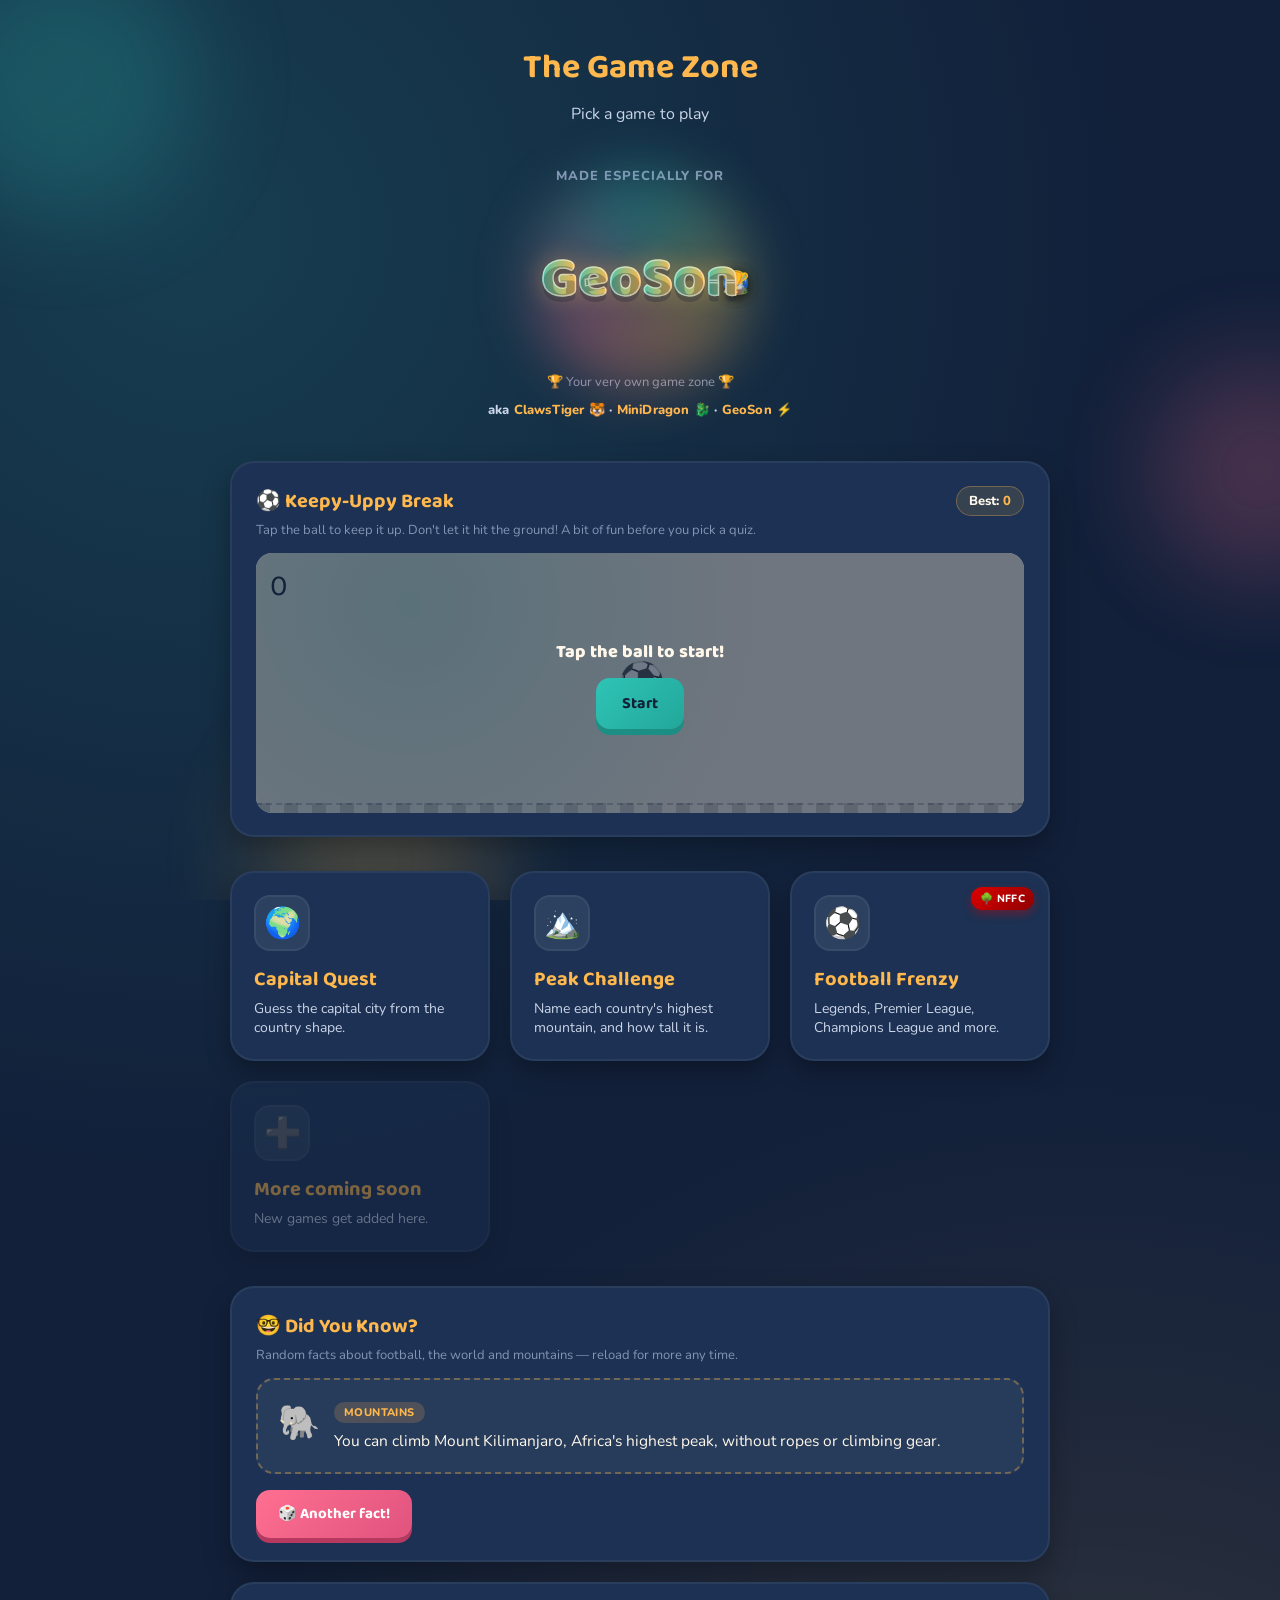
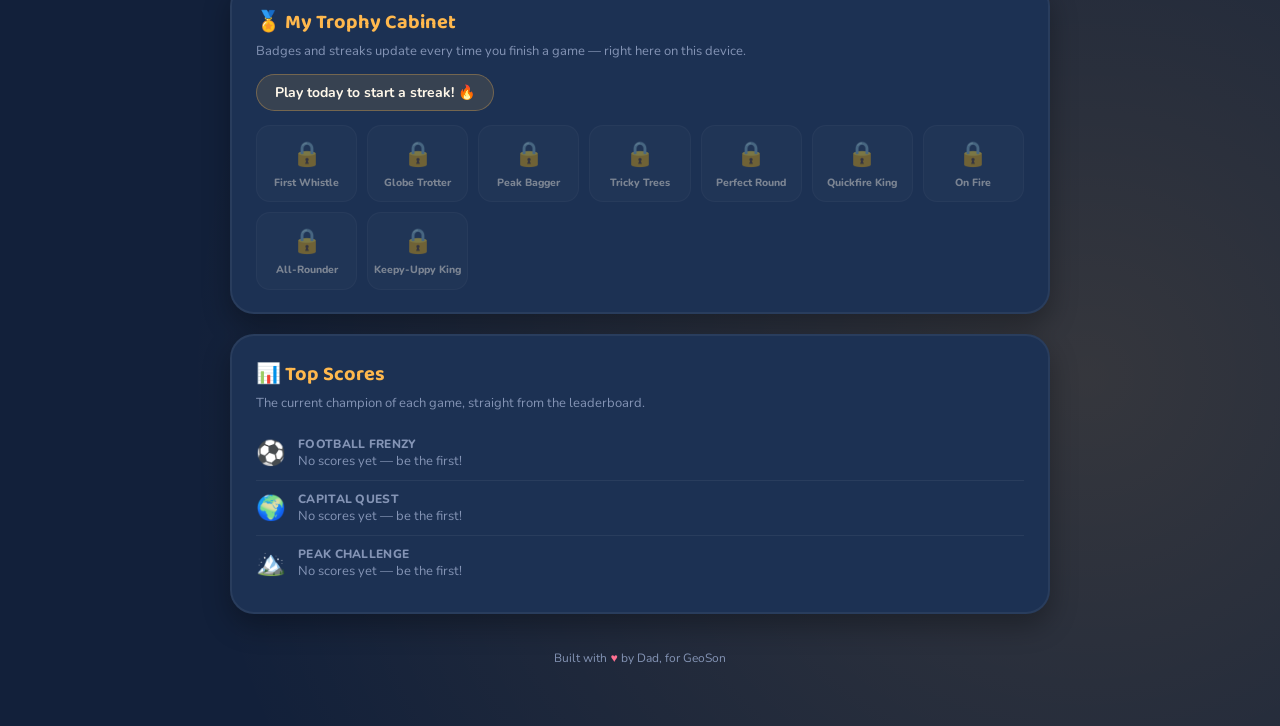
<file: index.html>
<!DOCTYPE html>
<html lang="en">
<head>
<meta charset="UTF-8">
<meta name="viewport" content="width=device-width, initial-scale=1.0">
<title>The Game Zone</title>
<link rel="preconnect" href="https://fonts.googleapis.com">
<link href="https://fonts.googleapis.com/css2?family=Baloo+2:wght@500;700;800&family=Nunito:wght@400;600;800&display=swap" rel="stylesheet">
<link rel="stylesheet" href="stats.css">
<style>
  :root{
    --navy:#12203A;
    --navy-light:#1C3153;
    --cream:#FFF8EA;
    --gold:#FFB84D;
    --teal:#2EC4B6;
    --pink:#FF6F91;
    --forest:#DD0000;
  }
  *{box-sizing:border-box;}
  body{
    margin:0;min-height:100vh;
    position:relative;
    overflow-x:hidden;
    background:
      radial-gradient(circle at 15% 10%, rgba(46,196,182,0.18), transparent 40%),
      radial-gradient(circle at 85% 85%, rgba(255,184,77,0.15), transparent 40%),
      var(--navy);
    font-family:'Nunito',sans-serif;
    color:var(--cream);
    display:flex;flex-direction:column;align-items:center;
    padding:40px 16px 60px;
  }
  .blob-field{position:fixed;inset:0;z-index:0;overflow:hidden;pointer-events:none;}
  .blob{position:absolute;border-radius:50%;filter:blur(50px);opacity:0.22;animation:blobDrift 22s ease-in-out infinite;}
  .blob.b1{width:280px;height:280px;background:var(--teal);top:-60px;left:-80px;animation-duration:26s;}
  .blob.b2{width:220px;height:220px;background:var(--pink);top:40%;right:-90px;animation-duration:20s;animation-delay:-6s;}
  .blob.b3{width:240px;height:240px;background:var(--gold);bottom:-80px;left:20%;animation-duration:24s;animation-delay:-12s;}
  @keyframes blobDrift{
    0%,100%{transform:translate(0,0) scale(1);}
    33%{transform:translate(30px,-20px) scale(1.08);}
    66%{transform:translate(-20px,25px) scale(0.95);}
  }
  body > *:not(.blob-field){position:relative;z-index:1;}

  h1{font-family:'Baloo 2',sans-serif;font-size:34px;color:var(--gold);margin:0;}
  p.sub{color:#CBD5E8;margin-top:8px;}

  .made-for{
    text-align:center;
    margin:26px 0 8px;
    position:relative;
  }
  .made-for .label{
    font-size:13px;
    font-weight:800;
    letter-spacing:1px;
    text-transform:uppercase;
    color:#8494B5;
  }
  .name-medallion{
    position:relative;
    width:340px;
    max-width:88vw;
    height:170px;
    margin:10px auto 0;
  }
  .glow-ring{
    position:absolute;
    inset:50% auto auto 50%;
    width:220px;height:220px;
    transform:translate(-50%,-50%);
    border-radius:50%;
    background:conic-gradient(from 0deg, var(--teal), var(--gold), var(--pink), var(--teal));
    filter:blur(28px);
    opacity:0.35;
    animation:ringSpin 7s linear infinite, ringPulse 2.4s ease-in-out infinite;
  }
  @keyframes ringSpin{from{transform:translate(-50%,-50%) rotate(0deg);}to{transform:translate(-50%,-50%) rotate(360deg);}}
  @keyframes ringPulse{0%,100%{opacity:0.28;}50%{opacity:0.45;}}

  .orbit-field{position:absolute;inset:0;pointer-events:none;}
  .orbit-arm{position:absolute;top:50%;left:50%;width:0;height:0;animation:orbitSpin 16s linear infinite;}
  .orbit-arm.a2{animation-delay:-4s;}
  .orbit-arm.a3{animation-delay:-8s;}
  .orbit-arm.a4{animation-delay:-12s;}
  .orbit-icon{
    position:absolute;left:82px;top:-12px;
    font-size:22px;
    animation:orbitCounter 16s linear infinite;
    filter:drop-shadow(0 2px 6px rgba(0,0,0,0.4));
  }
  .orbit-arm.a2 .orbit-icon{animation-delay:-4s;}
  .orbit-arm.a3 .orbit-icon{animation-delay:-8s;}
  .orbit-arm.a4 .orbit-icon{animation-delay:-12s;}
  @keyframes orbitSpin{from{transform:rotate(0deg);}to{transform:rotate(360deg);}}
  @keyframes orbitCounter{from{transform:rotate(0deg);}to{transform:rotate(-360deg);}}

  .name-stage{
    position:absolute;
    inset:0;
    display:inline-flex;
    align-items:center;
    justify-content:center;
  }
  .name-stage .letter{
    display:inline-block;
    font-family:'Baloo 2',sans-serif;
    font-size:56px;
    font-weight:800;
    line-height:1;
    background:linear-gradient(90deg,var(--teal),var(--gold),var(--pink),var(--teal));
    background-size:300% 100%;
    -webkit-background-clip:text;
    background-clip:text;
    color:transparent;
    -webkit-text-stroke:1.5px rgba(255,255,255,0.5);
    animation:bounceLetter 1.4s ease-in-out infinite, rainbowShift 5s linear infinite;
    text-shadow:0 0 24px rgba(255,184,77,0.45), 0 6px 0 rgba(18,32,58,0.35);
  }
  @media (max-width:480px){
    .name-medallion{width:280px;height:150px;}
    .glow-ring{width:180px;height:180px;}
    .orbit-icon{left:62px;top:-10px;font-size:18px;}
    .name-stage .letter{font-size:44px;}
  }
  .name-stage .letter:nth-child(1){animation-delay:0s, 0s;}
  .name-stage .letter:nth-child(2){animation-delay:.08s, 0s;}
  .name-stage .letter:nth-child(3){animation-delay:.16s, 0s;}
  .name-stage .letter:nth-child(4){animation-delay:.24s, 0s;}
  .name-stage .letter:nth-child(5){animation-delay:.32s, 0s;}
  .name-stage .letter:nth-child(6){animation-delay:.40s, 0s;}
  @keyframes bounceLetter{
    0%,60%,100%{transform:translateY(0) rotate(0deg);}
    30%{transform:translateY(-16px) rotate(-6deg);}
    45%{transform:translateY(0) rotate(4deg);}
  }
  @keyframes rainbowShift{
    0%{background-position:0% 50%;}
    100%{background-position:300% 50%;}
  }
  .sparkle{
    position:absolute;
    font-size:20px;
    animation:sparkleFloat 2.6s ease-in-out infinite;
    opacity:0;
  }
  .sparkle.s1{top:-10px;left:6%;animation-delay:.2s;}
  .sparkle.s2{top:-18px;right:8%;animation-delay:.9s;}
  .sparkle.s3{bottom:-6px;left:18%;animation-delay:1.5s;}
  .sparkle.s4{bottom:-14px;right:20%;animation-delay:.5s;}
  .sparkle.s5{top:40%;left:-4%;animation-delay:1.1s;}
  .sparkle.s6{top:30%;right:-4%;animation-delay:1.8s;}
  @keyframes sparkleFloat{
    0%{opacity:0;transform:translateY(6px) scale(.6) rotate(0deg);}
    30%{opacity:1;}
    70%{opacity:1;}
    100%{opacity:0;transform:translateY(-16px) scale(1.1) rotate(25deg);}
  }
  .made-for .tagline{
    margin-top:8px;
    font-size:13px;
    color:#8494B5;
  }
  .aka{
    margin-top:10px;
    font-size:13px;
    font-weight:800;
    color:#CBD5E8;
    letter-spacing:.2px;
  }
  .aka span{color:var(--gold);}

  .grid{
    display:grid;grid-template-columns:repeat(auto-fit,minmax(240px,1fr));
    gap:20px;width:100%;max-width:820px;margin-top:34px;
  }
  .game-card{
    position:relative;
    background:var(--navy-light);
    border-radius:24px;
    padding:22px;
    text-decoration:none;
    color:var(--cream);
    border:2px solid rgba(255,255,255,0.06);
    box-shadow:0 10px 24px rgba(0,0,0,0.3);
    transition:transform .18s cubic-bezier(.34,1.56,.64,1), box-shadow .18s ease, border-color .18s ease;
  }
  .game-card:hover{transform:translateY(-4px) scale(1.03) rotate(-1deg);box-shadow:0 16px 30px rgba(0,0,0,0.4);border-color:rgba(255,184,77,0.4);}
  .game-card .emoji-badge{
    width:56px;height:56px;border-radius:16px;
    display:flex;align-items:center;justify-content:center;
    font-size:30px;
    background:rgba(255,255,255,0.07);
    box-shadow:inset 0 0 0 2px rgba(255,255,255,0.06);
  }
  .game-card h2{font-family:'Baloo 2',sans-serif;font-size:20px;margin:12px 0 4px;color:var(--gold);}
  .game-card p{margin:0;font-size:14px;color:#CBD5E8;}
  .game-card.coming{opacity:0.45;cursor:default;}
  .game-card.coming:hover{transform:none;}
  .fan-chip{
    position:absolute;top:14px;right:14px;
    background:linear-gradient(135deg,var(--forest),#8f0000);
    color:#fff;font-size:10.5px;font-weight:800;
    padding:4px 9px;border-radius:999px;
    letter-spacing:.3px;
    box-shadow:0 4px 10px rgba(221,0,0,0.35);
  }

  .zone{
    width:100%;max-width:820px;margin-top:34px;
    background:var(--navy-light);
    border-radius:24px;padding:22px 24px;
    border:2px solid rgba(255,255,255,0.06);
    box-shadow:0 12px 28px rgba(0,0,0,0.3);
  }
  .zone h2{font-family:'Baloo 2',sans-serif;font-size:20px;color:var(--gold);margin:0 0 4px;}
  .zone .zone-sub{font-size:13px;color:#8494B5;margin:0 0 14px;}
  .zone + .zone{margin-top:20px;}

  .fact-card{
    position:relative;
    border-radius:18px;
    padding:20px;
    background:rgba(255,255,255,0.05);
    border:2px dashed rgba(255,184,77,0.35);
    display:flex;
    gap:14px;
    align-items:flex-start;
    transition:opacity .18s ease, transform .18s ease;
  }
  .fact-card.swap{opacity:0;transform:translateY(6px) scale(.98);}
  .fact-emoji{font-size:34px;flex-shrink:0;}
  .fact-tag{
    display:inline-block;font-size:11px;font-weight:800;text-transform:uppercase;letter-spacing:.4px;
    padding:3px 10px;border-radius:999px;margin-bottom:6px;
  }
  .fact-tag.football{background:rgba(221,0,0,0.18);color:#FF8A8A;}
  .fact-tag.geography{background:rgba(46,196,182,0.18);color:var(--teal);}
  .fact-tag.mountains{background:rgba(255,184,77,0.18);color:var(--gold);}
  .fact-text{font-size:15.5px;line-height:1.5;color:var(--cream);margin:0;}
  .fact-btn{
    margin-top:16px;
    font-family:'Baloo 2',sans-serif;cursor:pointer;border:none;border-radius:14px;font-weight:700;
    background:linear-gradient(135deg,var(--pink),#e0537e);color:#fff;
    padding:12px 22px;font-size:15px;box-shadow:0 5px 0 #b8395f;
    transition:transform .05s ease;
  }
  .fact-btn:active{transform:translateY(4px);box-shadow:0 1px 0 #b8395f;}

  .champ-row{display:flex;align-items:center;gap:12px;padding:10px 0;border-bottom:1px solid rgba(255,255,255,0.06);}
  .champ-row:last-child{border-bottom:none;}
  .champ-emoji{font-size:24px;width:30px;text-align:center;flex-shrink:0;}
  .champ-game{font-size:12px;font-weight:800;color:#8494B5;text-transform:uppercase;letter-spacing:.3px;}
  .champ-name{font-family:'Baloo 2',sans-serif;font-size:16px;color:var(--cream);}
  .champ-name .crown{margin-right:4px;}
  .champ-score{margin-left:auto;font-family:'Baloo 2',sans-serif;font-size:22px;color:var(--gold);flex-shrink:0;}
  .champ-empty{color:#8494B5;font-size:13px;}

  .keepy-header{display:flex;justify-content:space-between;align-items:center;flex-wrap:wrap;gap:8px;margin-bottom:4px;}
  .keepy-header h2{margin:0;}
  .keepy-best{
    background:rgba(255,184,77,0.12);border:1px solid rgba(255,184,77,0.3);
    padding:5px 12px;border-radius:999px;font-weight:800;font-size:13px;color:var(--cream);
    white-space:nowrap;
  }
  .keepy-best span{color:var(--gold);}
  .keepy-stage{
    position:relative;
    height:260px;
    margin-top:14px;
    background:
      radial-gradient(circle at 20% 20%, rgba(46,196,182,0.25), transparent 55%),
      var(--cream);
    border-radius:16px;
    overflow:hidden;
    cursor:pointer;
    touch-action:none;
    user-select:none;
  }
  .keepy-score{
    position:absolute;top:10px;left:14px;
    font-family:'Baloo 2',sans-serif;font-size:30px;color:#152238;
    z-index:2;
  }
  .keepy-ball{
    position:absolute;
    width:44px;height:44px;
    font-size:38px;line-height:44px;text-align:center;
    left:50%;
    transform:translateX(-50%);
    z-index:1;
  }
  .keepy-ground{
    position:absolute;left:0;right:0;bottom:0;height:10px;
    background:repeating-linear-gradient(90deg, rgba(21,34,56,0.18) 0 14px, transparent 14px 28px);
    border-top:2px dashed rgba(21,34,56,0.25);
  }
  .keepy-overlay{
    position:absolute;inset:0;
    background:rgba(18,32,58,0.6);
    display:flex;align-items:center;justify-content:center;
    flex-direction:column;gap:12px;
    z-index:3;
    text-align:center;
    padding:20px;
  }
  .keepy-overlay p{color:var(--cream);font-weight:800;font-family:'Baloo 2',sans-serif;font-size:18px;margin:0;}
  .keepy-overlay .btn-primary{
    font-family:'Baloo 2',sans-serif;cursor:pointer;border:none;border-radius:14px;font-weight:700;
    background:linear-gradient(135deg,var(--teal),#22A79A);color:var(--navy);
    padding:13px 26px;font-size:16px;box-shadow:0 6px 0 #1C8F84;
  }
  .keepy-overlay .btn-primary:active{transform:translateY(3px);box-shadow:0 2px 0 #1C8F84;}
  .keepy-overlay.hidden{display:none;}

  footer.made-with{
    margin-top:36px;
    text-align:center;
    font-size:12px;
    color:#8494B5;
  }
  footer.made-with .heart{color:var(--pink);}
</style>
</head>
<body>
  <div class="blob-field">
    <div class="blob b1"></div>
    <div class="blob b2"></div>
    <div class="blob b3"></div>
  </div>
  <h1>The Game Zone</h1>
  <p class="sub">Pick a game to play</p>

  <div class="made-for">
    <div class="label">Made especially for</div>
    <div class="name-medallion">
      <div class="glow-ring"></div>
      <div class="orbit-field">
        <div class="orbit-arm a1"><span class="orbit-icon">⚽</span></div>
        <div class="orbit-arm a2"><span class="orbit-icon">🌍</span></div>
        <div class="orbit-arm a3"><span class="orbit-icon">🏔️</span></div>
        <div class="orbit-arm a4"><span class="orbit-icon">🏆</span></div>
      </div>
      <div class="name-stage">
        <span class="sparkle s1">✨</span>
        <span class="sparkle s2">⭐</span>
        <span class="sparkle s3">🌟</span>
        <span class="sparkle s4">✨</span>
        <span class="sparkle s5">💫</span>
        <span class="sparkle s6">⭐</span>
        <span class="letter">G</span><span class="letter">e</span><span class="letter">o</span><span class="letter">S</span><span class="letter">o</span><span class="letter">n</span>
      </div>
    </div>
    <div class="tagline">🏆 Your very own game zone 🏆</div>
    <div class="aka">aka <span>ClawsTiger</span> 🐯 &middot; <span>MiniDragon</span> 🐉 &middot; <span>GeoSon</span> ⚡</div>
  </div>

  <div class="zone">
    <div class="keepy-header">
      <h2>⚽ Keepy-Uppy Break</h2>
      <div class="keepy-best">Best: <span id="keepy-best">0</span></div>
    </div>
    <p class="zone-sub">Tap the ball to keep it up. Don't let it hit the ground! A bit of fun before you pick a quiz.</p>
    <div class="keepy-stage" id="keepy-stage">
      <div class="keepy-score" id="keepy-score">0</div>
      <div class="keepy-ball" id="keepy-ball">⚽</div>
      <div class="keepy-ground"></div>
      <div class="keepy-overlay" id="keepy-overlay">
        <p>Tap the ball to start!</p>
        <button class="btn-primary" id="keepy-start-btn">Start</button>
      </div>
    </div>
  </div>

  <div class="grid">
    <a class="game-card" href="geography-quiz.html">
      <div class="emoji-badge">🌍</div>
      <h2>Capital Quest</h2>
      <p>Guess the capital city from the country shape.</p>
    </a>
    <a class="game-card" href="mountain-quiz.html">
      <div class="emoji-badge">🏔️</div>
      <h2>Peak Challenge</h2>
      <p>Name each country's highest mountain, and how tall it is.</p>
    </a>
    <a class="game-card" href="football-quiz.html">
      <span class="fan-chip">🌳 NFFC</span>
      <div class="emoji-badge">⚽</div>
      <h2>Football Frenzy</h2>
      <p>Legends, Premier League, Champions League and more.</p>
    </a>
    <div class="game-card coming">
      <div class="emoji-badge">➕</div>
      <h2>More coming soon</h2>
      <p>New games get added here.</p>
    </div>
  </div>

  <div class="zone">
    <h2>🤓 Did You Know?</h2>
    <p class="zone-sub">Random facts about football, the world and mountains — reload for more any time.</p>
    <div class="fact-card" id="fact-card">
      <div class="fact-emoji" id="fact-emoji">⚽</div>
      <div>
        <span class="fact-tag football" id="fact-tag">Football</span>
        <p class="fact-text" id="fact-text">Loading a fact...</p>
      </div>
    </div>
    <button class="fact-btn" id="fact-btn">🎲 Another fact!</button>
  </div>

  <div class="zone">
    <h2>🏅 My Trophy Cabinet</h2>
    <p class="zone-sub">Badges and streaks update every time you finish a game — right here on this device.</p>
    <div class="gz-streak-banner" id="streak-banner">Play today to start a streak! 🔥</div>
    <div class="gz-badges-grid" id="badges-grid"></div>
  </div>

  <div class="zone">
    <h2>📊 Top Scores</h2>
    <p class="zone-sub">The current champion of each game, straight from the leaderboard.</p>
    <div id="best-scores-chart">Loading top scores...</div>
  </div>

  <footer class="made-with">Built with <span class="heart">&hearts;</span> by Dad, for GeoSon</footer>

<script src="stats.js"></script>
<script>
  GZ.renderStreak(document.getElementById("streak-banner"));
  GZ.renderBadgesGrid(document.getElementById("badges-grid"));

  /* ---------- Top scores, live from the Supabase leaderboard ---------- */
  (function () {
    /* Same Supabase project used by all three quiz pages. */
    const SUPABASE_URL = "https://hucnucpfyjltlhmvprso.supabase.co";
    const SUPABASE_ANON_KEY = "eyJhbGciOiJIUzI1NiIsInR5cCI6IkpXVCJ9.eyJpc3MiOiJzdXBhYmFzZSIsInJlZiI6Imh1Y251Y3BmeWpsdGxobXZwcnNvIiwicm9sZSI6ImFub24iLCJpYXQiOjE3ODgwMDgzNjEsImV4cCI6MjEwMzU4NDM2MX0.DSjLCkiUWB47wVd4wnW_2RvWFoISbH80JI9ukB1bBdg";

    const GAMES = [
      { id: "football-frenzy", label: "Football Frenzy", emoji: "⚽" },
      { id: "capital-quest", label: "Capital Quest", emoji: "🌍" },
      { id: "mountain-peaks", label: "Peak Challenge", emoji: "🏔️" }
    ];

    const chartEl = document.getElementById("best-scores-chart");

    function escapeHtml(str) {
      const div = document.createElement("div");
      div.textContent = String(str);
      return div.innerHTML;
    }

    async function fetchTopScorer(gameId) {
      try {
        const url = `${SUPABASE_URL}/rest/v1/leaderboard?game=eq.${gameId}&select=player_name,score&order=score.desc&limit=1`;
        const res = await fetch(url, {
          headers: {
            "apikey": SUPABASE_ANON_KEY,
            "Authorization": `Bearer ${SUPABASE_ANON_KEY}`
          }
        });
        if (!res.ok) return null;
        const data = await res.json();
        if (!data.length) return null;
        return { name: data[0].player_name, score: data[0].score };
      } catch (e) {
        console.error("Could not load top scorer for", gameId, e);
        return null;
      }
    }

    async function renderTopScores() {
      const results = await Promise.all(GAMES.map(g => fetchTopScorer(g.id)));
      let html = "";
      GAMES.forEach((g, i) => {
        const top = results[i];
        html += `<div class="champ-row">
          <div class="champ-emoji">${g.emoji}</div>
          <div>
            <div class="champ-game">${escapeHtml(g.label)}</div>
            ${top
              ? `<div class="champ-name"><span class="crown">👑</span>${escapeHtml(top.name)}</div>`
              : `<div class="champ-empty">No scores yet — be the first!</div>`}
          </div>
          ${top ? `<div class="champ-score">${top.score}</div>` : ""}
        </div>`;
      });
      chartEl.innerHTML = html;
    }

    renderTopScores();
  })();

  /* ---------- Did You Know? fun facts ---------- */
  (function () {
    const FACTS = [
      { cat: "football", emoji: "🌳", text: "Nottingham Forest won the European Cup two years in a row, in 1979 and 1980 — under manager Brian Clough." },
      { cat: "football", emoji: "🏟️", text: "Forest's home, the City Ground, sits right on the bank of the River Trent." },
      { cat: "football", emoji: "🐐", text: "Nottingham Forest was founded all the way back in 1865 — one of the oldest football clubs on Earth." },
      { cat: "football", emoji: "🦵", text: "Cristiano Ronaldo can jump almost 80cm straight up — nearly as high as a kitchen counter!" },
      { cat: "football", emoji: "🗣️", text: "Ronaldo's famous jumping celebration comes with his own shout: \"SIUUUU!\"" },
      { cat: "football", emoji: "⚽", text: "A football match has 22 players on the pitch chasing just one ball." },
      { cat: "football", emoji: "🏆", text: "The World Cup trophy isn't solid gold — it's made of 18-karat gold on the outside, wrapped around a hollow centre." },
      { cat: "geography", emoji: "🧭", text: "Russia is so big it stretches across 11 time zones — more than any other country." },
      { cat: "geography", emoji: "🏜️", text: "The Sahara Desert is nearly as big as the whole of the United States." },
      { cat: "geography", emoji: "🇻🇦", text: "Vatican City is the smallest country in the world — you could walk across the whole thing in about 20 minutes." },
      { cat: "geography", emoji: "💧", text: "Canada has more lakes than every other country in the world put together." },
      { cat: "geography", emoji: "🌏", text: "Australia is both a country AND a continent — the only place on Earth that's both." },
      { cat: "geography", emoji: "🗺️", text: "There are 195 recognised countries in the world for you to learn the capitals of." },
      { cat: "mountains", emoji: "⛰️", text: "Mount Everest grows about 4mm taller every year as tectonic plates slowly push it up." },
      { cat: "mountains", emoji: "🌋", text: "Measured from base to peak, the tallest mountain on Earth is actually Mauna Kea in Hawaii — most of it is hidden underwater!" },
      { cat: "mountains", emoji: "🥶", text: "Even in summer, the temperature at the top of Everest can drop below -19°C." },
      { cat: "mountains", emoji: "🏴", text: "Ben Nevis, the UK's highest mountain, is only 1,345 metres tall — tiny next to Everest's 8,849!" },
      { cat: "mountains", emoji: "🐘", text: "You can climb Mount Kilimanjaro, Africa's highest peak, without ropes or climbing gear." },
      { cat: "mountains", emoji: "🏔️", text: "The Alps are still growing slowly, as Africa's tectonic plate keeps pushing into Europe." }
    ];
    const tagLabel = { football: "Football", geography: "Geography", mountains: "Mountains" };

    const factCard = document.getElementById("fact-card");
    const factEmoji = document.getElementById("fact-emoji");
    const factTag = document.getElementById("fact-tag");
    const factText = document.getElementById("fact-text");
    const factBtn = document.getElementById("fact-btn");

    let lastIndex = -1;
    function pickFact() {
      let i;
      do { i = Math.floor(Math.random() * FACTS.length); } while (i === lastIndex && FACTS.length > 1);
      lastIndex = i;
      return FACTS[i];
    }

    function showFact(animate) {
      const f = pickFact();
      const render = () => {
        factEmoji.textContent = f.emoji;
        factTag.textContent = tagLabel[f.cat];
        factTag.className = "fact-tag " + f.cat;
        factText.textContent = f.text;
        factCard.classList.remove("swap");
      };
      if (animate) {
        factCard.classList.add("swap");
        setTimeout(render, 160);
      } else {
        render();
      }
    }

    showFact(false);
    factBtn.addEventListener("click", () => showFact(true));
  })();

  /* ---------- Keepy-uppy mini game ---------- */
  (function () {
    const stage = document.getElementById("keepy-stage");
    const ballEl = document.getElementById("keepy-ball");
    const scoreEl = document.getElementById("keepy-score");
    const bestEl = document.getElementById("keepy-best");
    const overlay = document.getElementById("keepy-overlay");

    const GROUND_H = 10;
    const BALL_SIZE = 44;
    const GRAVITY = 0.18;
    const KICK_VELOCITY = -6.2;
    const HIT_PAD = 32; // generous hit box so it's easy for a 10-year-old to connect

    let y = 0, vy = 0, running = false, score = 0, rafId = null;

    function stageHeight() { return stage.clientHeight || 260; }

    function resetBall() {
      y = stageHeight() / 2 - BALL_SIZE / 2;
      vy = 0;
      ballEl.style.top = y + "px";
    }

    bestEl.textContent = GZ.load().keepyUppyBest || 0;
    resetBall();

    function startGame() {
      score = 0;
      scoreEl.textContent = "0";
      resetBall();
      running = true;
      overlay.classList.add("hidden");
      cancelAnimationFrame(rafId);
      tick();
    }

    function tick() {
      if (!running) return;
      vy += GRAVITY;
      y += vy;
      if (y <= 2) {
        y = 2;
        vy = Math.max(vy, 0);
      }
      const maxY = stageHeight() - GROUND_H - BALL_SIZE;
      if (y >= maxY) {
        y = maxY;
        ballEl.style.top = y + "px";
        gameOver();
        return;
      }
      ballEl.style.top = y + "px";
      rafId = requestAnimationFrame(tick);
    }

    function gameOver() {
      running = false;
      cancelAnimationFrame(rafId);
      const nickname = GZ.randomNickname();
      const { isNewBest, newBadges } = GZ.recordKeepyUppy(score);
      bestEl.textContent = GZ.load().keepyUppyBest || 0;
      overlay.innerHTML = `
        <p>${isNewBest && score > 0 ? "New best! " : ""}${score} keepy-upp${score === 1 ? "y" : "ies"}, ${nickname}!</p>
        <button class="btn-primary" id="keepy-start-btn">Play again</button>
      `;
      overlay.classList.remove("hidden");
      document.getElementById("keepy-start-btn").addEventListener("click", startGame);
      GZ.announceBadges(newBadges);
    }

    function tryKick(clientX, clientY) {
      if (!running) return;
      const rect = stage.getBoundingClientRect();
      const px = clientX - rect.left;
      const py = clientY - rect.top;
      const ballCenterX = rect.width / 2;
      const ballCenterY = y + BALL_SIZE / 2;
      if (Math.abs(px - ballCenterX) <= BALL_SIZE / 2 + HIT_PAD && Math.abs(py - ballCenterY) <= BALL_SIZE / 2 + HIT_PAD) {
        vy = KICK_VELOCITY;
        score++;
        scoreEl.textContent = score;
      }
    }

    stage.addEventListener("pointerdown", (e) => tryKick(e.clientX, e.clientY));
    document.getElementById("keepy-start-btn").addEventListener("click", startGame);
  })();
</script>
</body>
</html>
</file>
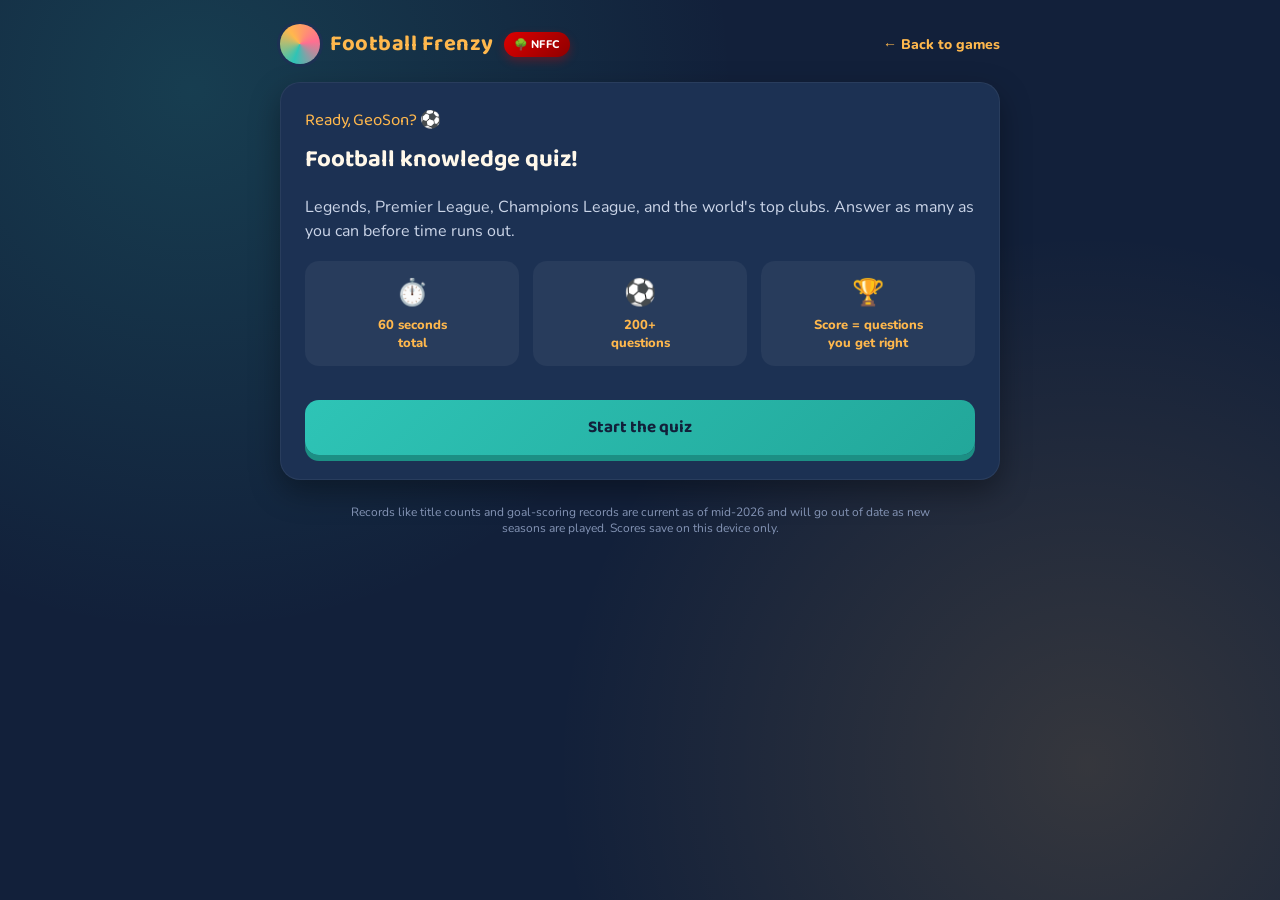
<file: football-quiz.html>
<!DOCTYPE html>
<html lang="en">
<head>
<meta charset="UTF-8">
<meta name="viewport" content="width=device-width, initial-scale=1.0">
<title>Football Frenzy — Football Knowledge Quiz</title>
<link rel="preconnect" href="https://fonts.googleapis.com">
<link href="https://fonts.googleapis.com/css2?family=Baloo+2:wght@500;700;800&family=Nunito:wght@400;600;800&display=swap" rel="stylesheet">
<link rel="stylesheet" href="stats.css">
<style>
  :root{
    --navy:#12203A;
    --navy-light:#1C3153;
    --cream:#FFF8EA;
    --gold:#FFB84D;
    --teal:#2EC4B6;
    --pink:#FF6F91;
    --ink:#152238;
    --good:#3DCC7C;
    --bad:#FF5D5D;
    --forest:#DD0000;
  }
  *{box-sizing:border-box;}
  body{
    margin:0;
    min-height:100vh;
    background:
      radial-gradient(circle at 15% 10%, rgba(46,196,182,0.18), transparent 40%),
      radial-gradient(circle at 85% 85%, rgba(255,184,77,0.15), transparent 40%),
      var(--navy);
    font-family:'Nunito',sans-serif;
    color:var(--cream);
    display:flex;
    flex-direction:column;
    align-items:center;
    padding:24px 16px 60px;
  }
  h1,h2,h3{font-family:'Baloo 2',sans-serif;margin:0;}
  a{color:var(--gold);}
  .top-nav{width:100%;max-width:720px;display:flex;justify-content:space-between;align-items:center;margin-bottom:18px;}
  .top-nav a{text-decoration:none;font-weight:800;font-size:14px;}
  .brand{display:flex;align-items:center;gap:10px;}
  .brand-badge{
    width:40px;height:40px;border-radius:50%;
    background:conic-gradient(from 200deg, var(--teal), var(--gold), var(--pink), var(--teal));
    box-shadow:0 0 0 3px var(--navy-light);
  }
  .brand h1{font-size:22px;color:var(--gold);letter-spacing:0.5px;}
  .forest-chip{
    background:linear-gradient(135deg,var(--forest),#8f0000);
    color:#fff;font-size:11px;font-weight:800;
    padding:5px 10px;border-radius:999px;letter-spacing:.3px;
    box-shadow:0 4px 10px rgba(221,0,0,0.3);
  }

  .card{
    width:100%;max-width:720px;
    background:var(--navy-light);
    border-radius:20px;
    padding:24px;
    box-shadow:0 12px 30px rgba(0,0,0,0.35);
    border:1px solid rgba(255,255,255,0.06);
  }

  #start-screen p{font-size:16px;line-height:1.5;color:#CBD5E8;}
  #start-screen .rules{display:flex;gap:14px;flex-wrap:wrap;margin:18px 0;}
  #start-screen .rule{
    flex:1;min-width:150px;
    background:rgba(255,255,255,0.05);
    border-radius:14px;
    padding:14px;
    text-align:center;
  }
  #start-screen .rule .emoji{font-size:26px;}
  #start-screen .rule .label{font-weight:800;font-size:13px;margin-top:6px;color:var(--gold);}
  #start-greeting{font-family:'Baloo 2',sans-serif;font-size:17px;color:var(--gold);margin-bottom:6px;}

  input[type=text]{
    width:100%;padding:12px 14px;border-radius:12px;border:none;
    font-family:'Nunito',sans-serif;font-size:16px;font-weight:600;
    background:var(--cream);color:var(--ink);
  }
  button{
    font-family:'Baloo 2',sans-serif;
    cursor:pointer;
    border:none;
    border-radius:14px;
    font-weight:700;
  }
  .btn-primary{
    background:linear-gradient(135deg,var(--teal),#22A79A);
    color:var(--navy);
    padding:14px 22px;
    font-size:17px;
    width:100%;
    margin-top:16px;
    box-shadow:0 6px 0 #1C8F84;
    transition:transform .05s ease;
  }
  .btn-primary:active{transform:translateY(4px);box-shadow:0 2px 0 #1C8F84;}

  #game-screen{display:none;}
  .hud{display:flex;justify-content:space-between;align-items:center;margin-bottom:14px;}
  .hud .pill{
    background:rgba(255,255,255,0.08);
    padding:6px 14px;border-radius:999px;font-weight:800;font-size:14px;
  }
  .hud .timer{
    font-size:26px;font-weight:800;color:var(--gold);
    min-width:60px;text-align:right;
  }
  .timer.warn{color:var(--bad);}
  #timer-bar-track{height:6px;border-radius:6px;background:rgba(255,255,255,0.1);overflow:hidden;margin-bottom:18px;}
  #timer-bar{height:100%;background:linear-gradient(90deg,var(--teal),var(--gold));width:100%;}

  .category-tag{
    display:inline-block;
    background:rgba(255,184,77,0.15);
    color:var(--gold);
    font-size:12px;
    font-weight:800;
    padding:4px 12px;
    border-radius:999px;
    margin:0 auto 10px;
  }
  .tag-row{text-align:center;}

  #ball-visual{
    background:var(--cream);
    border-radius:16px;
    height:110px;
    display:flex;align-items:center;justify-content:center;
    margin-bottom:16px;
    font-size:56px;
  }

  .question-text{text-align:center;font-family:'Baloo 2',sans-serif;font-size:22px;color:var(--cream);margin-bottom:18px;line-height:1.3;}

  .answers{display:grid;grid-template-columns:1fr 1fr;gap:12px;}
  .answer-btn{
    background:rgba(255,255,255,0.06);
    color:var(--cream);
    border:2px solid rgba(255,255,255,0.12);
    padding:16px 10px;
    font-size:15px;
    text-align:center;
  }
  .answer-btn:hover{border-color:var(--teal);}
  .answer-btn.correct{background:var(--good);color:var(--ink);border-color:var(--good);}
  .answer-btn.wrong{background:var(--bad);color:#fff;border-color:var(--bad);}
  .answer-btn:disabled{cursor:default;}

  #feedback{text-align:center;font-weight:800;margin-top:14px;min-height:22px;font-size:15px;}

  #results-screen{display:none;text-align:center;}
  #results-screen .score-big{font-family:'Baloo 2',sans-serif;font-size:52px;color:var(--gold);margin:6px 0;}
  #results-screen p{color:#CBD5E8;}
  #results-message{font-family:'Baloo 2',sans-serif;font-size:17px;color:var(--cream);margin-top:2px;}
  #category-breakdown{text-align:left;margin-top:22px;}
  #category-breakdown h3{text-align:center;}
  #name-form{display:flex;gap:10px;margin-top:18px;}
  #name-form input{flex:1;}
  #name-form button{padding:0 18px;background:var(--pink);color:#fff;}

  table{width:100%;border-collapse:collapse;margin-top:16px;}
  th,td{padding:10px;text-align:left;border-bottom:1px solid rgba(255,255,255,0.08);}
  th{color:var(--gold);font-family:'Baloo 2',sans-serif;font-size:14px;}
  td{font-weight:600;}
  tr:first-child td{color:var(--gold);font-weight:800;}

  .footer-note{font-size:12px;color:#8494B5;margin-top:24px;text-align:center;max-width:600px;}
</style>
</head>
<body>

<div class="top-nav">
  <div class="brand">
    <div class="brand-badge"></div>
    <h1>Football Frenzy</h1>
    <span class="forest-chip">🌳 NFFC</span>
  </div>
  <a href="index.html">&larr; Back to games</a>
</div>

<div class="card" id="start-screen">
  <div id="start-greeting"></div>
  <h2>Football knowledge quiz!</h2>
  <p>Legends, Premier League, Champions League, and the world's top clubs. Answer as many as you can before time runs out.</p>
  <div class="rules">
    <div class="rule"><div class="emoji">⏱️</div><div class="label">60 seconds<br>total</div></div>
    <div class="rule"><div class="emoji">⚽</div><div class="label">200+<br>questions</div></div>
    <div class="rule"><div class="emoji">🏆</div><div class="label">Score = questions<br>you get right</div></div>
  </div>
  <button class="btn-primary" id="start-btn">Start the quiz</button>
</div>

<div class="card" id="game-screen">
  <div class="hud">
    <span class="pill" id="score-pill">Correct: 0</span>
    <span class="timer" id="timer-display">60</span>
  </div>
  <div id="timer-bar-track"><div id="timer-bar"></div></div>
  <div class="tag-row"><span class="category-tag" id="category-tag">Category</span></div>
  <div id="ball-visual">⚽</div>
  <div class="question-text" id="question-text">Question</div>
  <div class="answers" id="answers"></div>
  <div id="feedback"></div>
</div>

<div class="card" id="results-screen">
  <h2>Full time!</h2>
  <p>Questions answered correctly:</p>
  <div class="score-big" id="final-score">0</div>
  <div id="results-message"></div>
  <div id="category-breakdown">
    <h3 style="margin-top:22px;">How you did, by category</h3>
    <div id="category-chart"></div>
  </div>
  <form id="name-form">
    <input type="text" id="player-name" placeholder="Enter your name" maxlength="18" required>
    <button type="submit">Save score</button>
  </form>
  <h3 style="margin-top:26px;">Top scores</h3>
  <table id="leaderboard"><tbody></tbody></table>
  <button class="btn-primary" id="play-again-btn">Play again</button>
</div>

<p class="footer-note">Records like title counts and goal-scoring records are current as of mid-2026 and will go out of date as new seasons are played. Scores save on this device only.</p>

<script src="stats.js"></script>
<script>
/* ---------- Question bank ---------- */
/* Each question: category, q (question text), options (4), answer (must match one option exactly) */
const QUESTIONS = [
// ===== LEGENDS =====
{category:"Legends", q:"Which country is Pelé from?", options:["Brazil","Argentina","Portugal","Uruguay"], answer:"Brazil"},
{category:"Legends", q:"Which country is Diego Maradona from?", options:["Argentina","Brazil","Chile","Spain"], answer:"Argentina"},
{category:"Legends", q:"Which country is Cristiano Ronaldo from?", options:["Portugal","Spain","Brazil","Italy"], answer:"Portugal"},
{category:"Legends", q:"Which country is Lionel Messi from?", options:["Argentina","Uruguay","Brazil","Spain"], answer:"Argentina"},
{category:"Legends", q:"Which club did Lionel Messi spend most of his career at?", options:["Barcelona","Real Madrid","Juventus","AC Milan"], answer:"Barcelona"},
{category:"Legends", q:"Which club did Cristiano Ronaldo NOT play for?", options:["Barcelona","Real Madrid","Manchester United","Juventus"], answer:"Barcelona"},
{category:"Legends", q:"Which country is Zinedine Zidane from?", options:["France","Algeria","Italy","Spain"], answer:"France"},
{category:"Legends", q:"What position did Zinedine Zidane play?", options:["Midfielder","Goalkeeper","Defender","Striker"], answer:"Midfielder"},
{category:"Legends", q:"Which club is David Beckham most associated with?", options:["Manchester United","Chelsea","Arsenal","Liverpool"], answer:"Manchester United"},
{category:"Legends", q:"Which country is David Beckham from?", options:["England","Wales","Scotland","Ireland"], answer:"England"},
{category:"Legends", q:"Which country is Neymar from?", options:["Brazil","Portugal","Argentina","Colombia"], answer:"Brazil"},
{category:"Legends", q:"Which country is Kylian Mbappé from?", options:["France","Cameroon","Belgium","Morocco"], answer:"France"},
{category:"Legends", q:"Which club did Kylian Mbappé join in 2024?", options:["Real Madrid","Barcelona","Manchester City","Bayern Munich"], answer:"Real Madrid"},
{category:"Legends", q:"Which country is Erling Haaland from?", options:["Norway","Sweden","Denmark","Iceland"], answer:"Norway"},
{category:"Legends", q:"Which club does Erling Haaland play for?", options:["Manchester City","Liverpool","Arsenal","Chelsea"], answer:"Manchester City"},
{category:"Legends", q:"Which country is Mohamed Salah from?", options:["Egypt","Morocco","Algeria","Tunisia"], answer:"Egypt"},
{category:"Legends", q:"Which club is Mohamed Salah famous for playing at?", options:["Liverpool","Chelsea","Arsenal","Everton"], answer:"Liverpool"},
{category:"Legends", q:"Which country is Kevin De Bruyne from?", options:["Belgium","Netherlands","Germany","France"], answer:"Belgium"},
{category:"Legends", q:"Which country is Luka Modrić from?", options:["Croatia","Serbia","Slovenia","Bosnia"], answer:"Croatia"},
{category:"Legends", q:"Which club is Luka Modrić most associated with?", options:["Real Madrid","Barcelona","Atletico Madrid","Sevilla"], answer:"Real Madrid"},
{category:"Legends", q:"Which country is Luis Suárez from?", options:["Uruguay","Argentina","Chile","Paraguay"], answer:"Uruguay"},
{category:"Legends", q:"Which position did Gianluigi Buffon play?", options:["Goalkeeper","Defender","Midfielder","Striker"], answer:"Goalkeeper"},
{category:"Legends", q:"Which country is Gianluigi Buffon from?", options:["Italy","Spain","France","Portugal"], answer:"Italy"},
{category:"Legends", q:"Which country is Andrés Iniesta from?", options:["Spain","Portugal","Italy","France"], answer:"Spain"},
{category:"Legends", q:"Which country is Xavi Hernández from?", options:["Spain","Portugal","Italy","Argentina"], answer:"Spain"},
{category:"Legends", q:"Which country is Johan Cruyff from?", options:["Netherlands","Belgium","Germany","Denmark"], answer:"Netherlands"},
{category:"Legends", q:"Which country is Franz Beckenbauer from?", options:["Germany","Austria","Switzerland","Netherlands"], answer:"Germany"},
{category:"Legends", q:"Which country is Paolo Maldini from?", options:["Italy","Spain","France","Portugal"], answer:"Italy"},
{category:"Legends", q:"Which club is Paolo Maldini famous for playing his whole career at?", options:["AC Milan","Juventus","Inter Milan","Roma"], answer:"AC Milan"},
{category:"Legends", q:"Which country is George Best from?", options:["Northern Ireland","Ireland","Scotland","Wales"], answer:"Northern Ireland"},
{category:"Legends", q:"Which country is Thierry Henry from?", options:["France","Belgium","Netherlands","Senegal"], answer:"France"},
{category:"Legends", q:"Which club is Thierry Henry most famous for playing at?", options:["Arsenal","Chelsea","Manchester United","Liverpool"], answer:"Arsenal"},
{category:"Legends", q:"Which country is Didier Drogba from?", options:["Ivory Coast","Senegal","Ghana","Cameroon"], answer:"Ivory Coast"},
{category:"Legends", q:"Which club is Didier Drogba most famous for playing at?", options:["Chelsea","Arsenal","Manchester City","Liverpool"], answer:"Chelsea"},
{category:"Legends", q:"Which country is Wayne Rooney from?", options:["England","Wales","Scotland","Ireland"], answer:"England"},
{category:"Legends", q:"Which country is Steven Gerrard from?", options:["England","Scotland","Wales","Ireland"], answer:"England"},
{category:"Legends", q:"Which club is Steven Gerrard most famous for playing at?", options:["Liverpool","Everton","Chelsea","Manchester United"], answer:"Liverpool"},
{category:"Legends", q:"Which country is Frank Lampard from?", options:["England","Wales","Scotland","Ireland"], answer:"England"},
{category:"Legends", q:"Which country is Ronaldinho from?", options:["Brazil","Portugal","Argentina","Spain"], answer:"Brazil"},
{category:"Legends", q:"Which country is Zico from?", options:["Brazil","Portugal","Argentina","Uruguay"], answer:"Brazil"},
{category:"Legends", q:"Eusébio was one of Portugal's greatest players. Where was he born?", options:["Mozambique","Angola","Brazil","Spain"], answer:"Mozambique"},
{category:"Legends", q:"Which country is Michel Platini from?", options:["France","Italy","Belgium","Switzerland"], answer:"France"},
{category:"Legends", q:"Which country is Roberto Baggio from?", options:["Italy","Spain","France","Portugal"], answer:"Italy"},
{category:"Legends", q:"Which country is Francesco Totti from?", options:["Italy","Spain","France","Argentina"], answer:"Italy"},
{category:"Legends", q:"Which club did Francesco Totti play his whole career at?", options:["Roma","Lazio","Juventus","AC Milan"], answer:"Roma"},
{category:"Legends", q:"Which country is Robert Lewandowski from?", options:["Poland","Czechia","Germany","Slovakia"], answer:"Poland"},
{category:"Legends", q:"Which country is Zlatan Ibrahimović from?", options:["Sweden","Norway","Denmark","Finland"], answer:"Sweden"},
{category:"Legends", q:"Which country is Ryan Giggs from?", options:["Wales","England","Scotland","Ireland"], answer:"Wales"},
{category:"Legends", q:"Which club did Ryan Giggs spend his whole career at?", options:["Manchester United","Manchester City","Liverpool","Everton"], answer:"Manchester United"},
{category:"Legends", q:"Which country is Rio Ferdinand from?", options:["England","Jamaica","Scotland","Wales"], answer:"England"},
{category:"Legends", q:"Which country is Sergio Ramos from?", options:["Spain","Portugal","Italy","France"], answer:"Spain"},
{category:"Legends", q:"Which country is Iker Casillas from?", options:["Spain","Portugal","Italy","France"], answer:"Spain"},
{category:"Legends", q:"How many Ballon d'Or awards has Lionel Messi won, the most ever?", options:["8","6","7","9"], answer:"8"},
{category:"Legends", q:"How many Ballon d'Or awards has Cristiano Ronaldo won?", options:["5","8","4","6"], answer:"5"},
{category:"Legends", q:"Who won the Ballon d'Or in 2025?", options:["Ousmane Dembélé","Kylian Mbappé","Erling Haaland","Lionel Messi"], answer:"Ousmane Dembélé"},
{category:"Legends", q:"Which club is Karim Benzema most associated with?", options:["Real Madrid","Barcelona","Atletico Madrid","Lyon"], answer:"Real Madrid"},
{category:"Legends", q:"Which country is Karim Benzema from?", options:["France","Algeria","Morocco","Tunisia"], answer:"France"},
{category:"Legends", q:"Which country is Virgil van Dijk from?", options:["Netherlands","Belgium","Suriname","Germany"], answer:"Netherlands"},
{category:"Legends", q:"Which country is Harry Kane from?", options:["England","Wales","Scotland","Ireland"], answer:"England"},
{category:"Legends", q:"Which club does Harry Kane play for now?", options:["Bayern Munich","Real Madrid","Barcelona","Paris Saint-Germain"], answer:"Bayern Munich"},
{category:"Legends", q:"Which country is Marco van Basten from?", options:["Netherlands","Belgium","Germany","Denmark"], answer:"Netherlands"},
// ===== PREMIER LEAGUE =====
{category:"Premier League", q:"How many clubs play in the Premier League each season?", options:["20","18","22","24"], answer:"20"},
{category:"Premier League", q:"Which club has won the most Premier League titles?", options:["Manchester United","Manchester City","Chelsea","Arsenal"], answer:"Manchester United"},
{category:"Premier League", q:"How many Premier League titles has Manchester United won?", options:["13","10","15","8"], answer:"13"},
{category:"Premier League", q:"Which manager led Manchester United to 13 Premier League titles?", options:["Alex Ferguson","José Mourinho","Pep Guardiola","Arsène Wenger"], answer:"Alex Ferguson"},
{category:"Premier League", q:"Which club won the Premier League in the 2025-26 season?", options:["Arsenal","Manchester City","Liverpool","Chelsea"], answer:"Arsenal"},
{category:"Premier League", q:"Which club won the Premier League in the 2024-25 season?", options:["Liverpool","Manchester City","Arsenal","Chelsea"], answer:"Liverpool"},
{category:"Premier League", q:"Which club won the Premier League title four seasons in a row from 2020-21 to 2023-24?", options:["Manchester City","Liverpool","Chelsea","Arsenal"], answer:"Manchester City"},
{category:"Premier League", q:"Who is the Premier League's all-time top goal scorer?", options:["Alan Shearer","Wayne Rooney","Harry Kane","Thierry Henry"], answer:"Alan Shearer"},
{category:"Premier League", q:"What is Arsenal's nickname?", options:["The Gunners","The Reds","The Hammers","The Blues"], answer:"The Gunners"},
{category:"Premier League", q:"What is Liverpool's nickname?", options:["The Reds","The Blues","The Toffees","The Gunners"], answer:"The Reds"},
{category:"Premier League", q:"What is Chelsea's nickname?", options:["The Blues","The Reds","The Hammers","The Eagles"], answer:"The Blues"},
{category:"Premier League", q:"What is Manchester United's nickname?", options:["The Red Devils","The Blues","The Toffees","The Gunners"], answer:"The Red Devils"},
{category:"Premier League", q:"What is Manchester City's nickname?", options:["The Citizens","The Reds","The Toffees","The Hammers"], answer:"The Citizens"},
{category:"Premier League", q:"What is Tottenham Hotspur's nickname?", options:["Spurs","The Gunners","The Hammers","The Eagles"], answer:"Spurs"},
{category:"Premier League", q:"What is West Ham United's nickname?", options:["The Hammers","The Eagles","The Toffees","The Foxes"], answer:"The Hammers"},
{category:"Premier League", q:"What is Everton's nickname?", options:["The Toffees","The Citizens","The Reds","The Eagles"], answer:"The Toffees"},
{category:"Premier League", q:"What is Newcastle United's nickname?", options:["The Magpies","The Hammers","The Toffees","The Foxes"], answer:"The Magpies"},
{category:"Premier League", q:"What is Leicester City's nickname?", options:["The Foxes","The Eagles","The Hammers","The Magpies"], answer:"The Foxes"},
{category:"Premier League", q:"What is Aston Villa's nickname?", options:["The Villans","The Gunners","The Toffees","The Eagles"], answer:"The Villans"},
{category:"Premier League", q:"What is Crystal Palace's nickname?", options:["The Eagles","The Hammers","The Foxes","The Toffees"], answer:"The Eagles"},
{category:"Premier League", q:"Which stadium is Arsenal's home ground?", options:["Emirates Stadium","Old Trafford","Anfield","Stamford Bridge"], answer:"Emirates Stadium"},
{category:"Premier League", q:"Which stadium is Manchester United's home ground?", options:["Old Trafford","Anfield","Emirates Stadium","Stamford Bridge"], answer:"Old Trafford"},
{category:"Premier League", q:"Which stadium is Liverpool's home ground?", options:["Anfield","Old Trafford","Goodison Park","Stamford Bridge"], answer:"Anfield"},
{category:"Premier League", q:"Which stadium is Chelsea's home ground?", options:["Stamford Bridge","Emirates Stadium","Anfield","The Etihad"], answer:"Stamford Bridge"},
{category:"Premier League", q:"Which stadium is Manchester City's home ground?", options:["Etihad Stadium","Old Trafford","Anfield","Emirates Stadium"], answer:"Etihad Stadium"},
{category:"Premier League", q:"Which stadium is Tottenham Hotspur's home ground?", options:["Tottenham Hotspur Stadium","Emirates Stadium","Stamford Bridge","Anfield"], answer:"Tottenham Hotspur Stadium"},
{category:"Premier League", q:"Which club went an entire Premier League season unbeaten in 2003-04?", options:["Arsenal","Chelsea","Manchester United","Liverpool"], answer:"Arsenal"},
{category:"Premier League", q:"What are Arsenal's 2003-04 Invincibles famous for?", options:["Not losing a single league game","Winning every game","Scoring 100 goals","Never conceding a goal"], answer:"Not losing a single league game"},
{category:"Premier League", q:"In what year was the Premier League founded?", options:["1992","1988","1995","2000"], answer:"1992"},
{category:"Premier League", q:"How many points are awarded for a win in the Premier League?", options:["3","2","1","5"], answer:"3"},
{category:"Premier League", q:"How many points are awarded for a draw in the Premier League?", options:["1","2","0","3"], answer:"1"},
{category:"Premier League", q:"How many teams are relegated from the Premier League each season?", options:["3","2","4","1"], answer:"3"},
{category:"Premier League", q:"Which manager won the Premier League with Chelsea, then later with Manchester United?", options:["José Mourinho","Pep Guardiola","Carlo Ancelotti","Jürgen Klopp"], answer:"José Mourinho"},
{category:"Premier League", q:"Which manager guided Liverpool to the 2019-20 Premier League title?", options:["Jürgen Klopp","Arne Slot","Rafael Benítez","Brendan Rodgers"], answer:"Jürgen Klopp"},
{category:"Premier League", q:"Which manager guided Liverpool to the 2024-25 Premier League title?", options:["Arne Slot","Jürgen Klopp","Roy Hodgson","Kenny Dalglish"], answer:"Arne Slot"},
{category:"Premier League", q:"Which manager guided Arsenal to the 2025-26 Premier League title?", options:["Mikel Arteta","Arsène Wenger","Unai Emery","Freddie Ljungberg"], answer:"Mikel Arteta"},
{category:"Premier League", q:"Which club is known for having two famous local rivals nicknamed the Manchester Derby?", options:["Manchester United and Manchester City","Liverpool and Everton","Arsenal and Tottenham","Chelsea and Fulham"], answer:"Manchester United and Manchester City"},
{category:"Premier League", q:"What is the Liverpool vs Everton match commonly called?", options:["The Merseyside Derby","The North London Derby","The Manchester Derby","The North West Derby"], answer:"The Merseyside Derby"},
{category:"Premier League", q:"What is the Arsenal vs Tottenham match commonly called?", options:["The North London Derby","The Merseyside Derby","The South London Derby","The London Derby"], answer:"The North London Derby"},
{category:"Premier League", q:"Which club plays its home games at Villa Park?", options:["Aston Villa","West Bromwich Albion","Wolverhampton Wanderers","Birmingham City"], answer:"Aston Villa"},
{category:"Premier League", q:"What colour shirts does Manchester United usually wear at home?", options:["Red","Blue","Green","White"], answer:"Red"},
{category:"Premier League", q:"What colour shirts does Chelsea usually wear at home?", options:["Blue","Red","Green","Black"], answer:"Blue"},
{category:"Premier League", q:"What colour shirts does Liverpool usually wear at home?", options:["Red","Blue","Green","White"], answer:"Red"},
{category:"Premier League", q:"What colour shirts does Arsenal usually wear at home?", options:["Red","Blue","Green","Yellow"], answer:"Red"},
{category:"Premier League", q:"What colour shirts does Manchester City usually wear at home?", options:["Sky blue","Red","Green","Black"], answer:"Sky blue"},
// ===== CHAMPIONS LEAGUE =====
{category:"Champions League", q:"Which club has won the most Champions League / European Cup titles?", options:["Real Madrid","AC Milan","Bayern Munich","Liverpool"], answer:"Real Madrid"},
{category:"Champions League", q:"How many Champions League titles has Real Madrid won?", options:["15","10","12","8"], answer:"15"},
{category:"Champions League", q:"Which club has won the second-most Champions League / European Cup titles, with 7?", options:["AC Milan","Bayern Munich","Liverpool","Barcelona"], answer:"AC Milan"},
{category:"Champions League", q:"How many Champions League titles have both Bayern Munich and Liverpool won?", options:["6","5","7","4"], answer:"6"},
{category:"Champions League", q:"Which club won the Champions League in 2025 and 2026, back-to-back?", options:["Paris Saint-Germain","Real Madrid","Manchester City","Bayern Munich"], answer:"Paris Saint-Germain"},
{category:"Champions League", q:"Who is the Champions League's all-time top scorer?", options:["Cristiano Ronaldo","Lionel Messi","Robert Lewandowski","Karim Benzema"], answer:"Cristiano Ronaldo"},
{category:"Champions League", q:"Who is second on the Champions League all-time scoring list?", options:["Lionel Messi","Cristiano Ronaldo","Karim Benzema","Robert Lewandowski"], answer:"Lionel Messi"},
{category:"Champions League", q:"In which year was the European Cup, now the Champions League, first held?", options:["1955","1945","1960","1970"], answer:"1955"},
{category:"Champions League", q:"Real Madrid won five European Cups in a row starting in which decade?", options:["1950s","1960s","1970s","1980s"], answer:"1950s"},
{category:"Champions League", q:"Which club famously came back from 3-0 down to win the 2005 Champions League final?", options:["Liverpool","AC Milan","Chelsea","Manchester United"], answer:"Liverpool"},
{category:"Champions League", q:"The 2005 Champions League final comeback is often called what?", options:["The Miracle of Istanbul","The Miracle of Madrid","The Comeback Kings","The Great Escape"], answer:"The Miracle of Istanbul"},
{category:"Champions League", q:"Which English club won the Champions League as part of a historic Treble in 1999?", options:["Manchester United","Liverpool","Chelsea","Arsenal"], answer:"Manchester United"},
{category:"Champions League", q:"What does winning 'the Treble' mean in football?", options:["Winning three major trophies in one season","Scoring three goals in a final","Winning three Champions Leagues in a row","Beating three rivals in one season"], answer:"Winning three major trophies in one season"},
{category:"Champions League", q:"How many teams currently compete in the Champions League league phase?", options:["36","32","24","40"], answer:"36"},
{category:"Champions League", q:"Which trophy do Champions League winners lift, nicknamed 'Big Ears'?", options:["The European Cup trophy","The Golden Boot","The Ballon d'Or","The FA Cup"], answer:"The European Cup trophy"},
{category:"Champions League", q:"Which club lost the Champions League final a record seven times?", options:["Juventus","Bayern Munich","Liverpool","Arsenal"], answer:"Juventus"},
{category:"Champions League", q:"Which club won the Champions League final in 2025, beating Inter Milan 5-0?", options:["Paris Saint-Germain","Real Madrid","Manchester City","Bayern Munich"], answer:"Paris Saint-Germain"},
{category:"Champions League", q:"Barcelona and Real Madrid have both won the Champions League. Which country are they from?", options:["Spain","Portugal","Italy","France"], answer:"Spain"},
{category:"Champions League", q:"Which country has provided the most Champions League winning clubs?", options:["Spain","England","Italy","Germany"], answer:"Spain"},
{category:"Champions League", q:"Which German club has won the Champions League 6 times?", options:["Bayern Munich","Borussia Dortmund","Bayer Leverkusen","RB Leipzig"], answer:"Bayern Munich"},
{category:"Champions League", q:"Which Dutch club famously won three Champions Leagues in a row in the early 1970s?", options:["Ajax","PSV Eindhoven","Feyenoord","AZ Alkmaar"], answer:"Ajax"},
{category:"Champions League", q:"Which competition is one level below the Champions League in European football?", options:["Europa League","Conference League","FA Cup","World Cup"], answer:"Europa League"},
{category:"Champions League", q:"What is the third-tier UEFA club competition called, launched in 2021?", options:["Conference League","Europa League","Nations League","Super Cup"], answer:"Conference League"},
{category:"Champions League", q:"Real Madrid beat which club 2-1 in the 2024 Champions League final?", options:["Borussia Dortmund","Manchester City","Bayern Munich","Paris Saint-Germain"], answer:"Borussia Dortmund"},
{category:"Champions League", q:"Which club won the Champions League final in 2023, beating Inter Milan?", options:["Manchester City","Real Madrid","Bayern Munich","Chelsea"], answer:"Manchester City"},
{category:"Champions League", q:"Which trophy did Manchester City complete alongside the Champions League in their 2022-23 Treble?", options:["Premier League and FA Cup","La Liga and Copa del Rey","Serie A and Coppa Italia","Bundesliga and DFB-Pokal"], answer:"Premier League and FA Cup"},
// ===== WORLD FOOTBALL / TOP LEAGUES =====
{category:"World Football", q:"Which country has won the most FIFA World Cups?", options:["Brazil","Germany","Italy","Argentina"], answer:"Brazil"},
{category:"World Football", q:"How many World Cups has Brazil won?", options:["5","4","3","6"], answer:"5"},
{category:"World Football", q:"Which country won the 2022 FIFA World Cup?", options:["Argentina","France","Brazil","Croatia"], answer:"Argentina"},
{category:"World Football", q:"Which country won the 2018 FIFA World Cup?", options:["France","Croatia","Belgium","England"], answer:"France"},
{category:"World Football", q:"Which country won the 2014 FIFA World Cup?", options:["Germany","Argentina","Brazil","Netherlands"], answer:"Germany"},
{category:"World Football", q:"How often is the FIFA World Cup held?", options:["Every 4 years","Every 2 years","Every year","Every 5 years"], answer:"Every 4 years"},
{category:"World Football", q:"Which club has won the most Spanish La Liga titles?", options:["Real Madrid","Barcelona","Atletico Madrid","Sevilla"], answer:"Real Madrid"},
{category:"World Football", q:"Which club has won the most Italian Serie A titles?", options:["Juventus","AC Milan","Inter Milan","Roma"], answer:"Juventus"},
{category:"World Football", q:"Which club has won the most German Bundesliga titles?", options:["Bayern Munich","Borussia Dortmund","Bayer Leverkusen","RB Leipzig"], answer:"Bayern Munich"},
{category:"World Football", q:"Which club has dominated the French Ligue 1 in recent seasons?", options:["Paris Saint-Germain","Marseille","Lyon","Monaco"], answer:"Paris Saint-Germain"},
{category:"World Football", q:"Which country's top league is Serie A?", options:["Italy","Spain","France","Portugal"], answer:"Italy"},
{category:"World Football", q:"Which country's top league is La Liga?", options:["Spain","Italy","Portugal","France"], answer:"Spain"},
{category:"World Football", q:"Which country's top league is the Bundesliga?", options:["Germany","Austria","Switzerland","Netherlands"], answer:"Germany"},
{category:"World Football", q:"Which country's top league is Ligue 1?", options:["France","Belgium","Switzerland","Monaco"], answer:"France"},
{category:"World Football", q:"What is the biggest rivalry match between Real Madrid and Barcelona called?", options:["El Clásico","El Derbi","La Liga Cup","El Grande"], answer:"El Clásico"},
{category:"World Football", q:"What is the football World Cup trophy called?", options:["The FIFA World Cup Trophy","The Golden Cup","The Jules Rimet Cup (its old name, still often used)","The Champions Trophy"], answer:"The FIFA World Cup Trophy"},
{category:"World Football", q:"How many players does each football team have on the pitch, including the goalkeeper?", options:["11","10","12","9"], answer:"11"},
{category:"World Football", q:"How long is a standard football match, not counting stoppage time?", options:["90 minutes","80 minutes","100 minutes","60 minutes"], answer:"90 minutes"},
{category:"World Football", q:"What card does a referee show for a serious foul that sends a player off?", options:["Red card","Yellow card","Blue card","Black card"], answer:"Red card"},
{category:"World Football", q:"What card does a referee show as a warning?", options:["Yellow card","Red card","Blue card","Green card"], answer:"Yellow card"},
{category:"World Football", q:"What is it called when a player scores three goals in one match?", options:["A hat-trick","A treble","A triple","A trio"], answer:"A hat-trick"},
{category:"World Football", q:"What is the offside rule designed to prevent?", options:["Attacking players gaining an unfair advantage behind the defence","Players from tackling too hard","Goalkeepers leaving their box","Teams from scoring too many goals"], answer:"Attacking players gaining an unfair advantage behind the defence"},
{category:"World Football", q:"What is awarded to a team when a foul happens inside the penalty area?", options:["A penalty kick","A corner kick","A free kick outside the box","A throw-in"], answer:"A penalty kick"},
{category:"World Football", q:"Which competition do European national teams play in every four years?", options:["UEFA European Championship (the Euros)","The Copa America","The World Cup","The Nations League"], answer:"UEFA European Championship (the Euros)"},
{category:"World Football", q:"Which country won UEFA Euro 2024?", options:["Spain","England","Germany","France"], answer:"Spain"},
{category:"World Football", q:"Which continent hosts the Copa América?", options:["South America","Europe","Africa","Asia"], answer:"South America"},
{category:"World Football", q:"Which club is nicknamed 'the Old Lady' in Italian football?", options:["Juventus","AC Milan","Inter Milan","Roma"], answer:"Juventus"},
{category:"World Football", q:"Which club is nicknamed 'the Rossoneri' (red and blacks)?", options:["AC Milan","Inter Milan","Juventus","Napoli"], answer:"AC Milan"},
{category:"World Football", q:"Which German club is famous for its Yellow Wall of fans?", options:["Borussia Dortmund","Bayern Munich","Bayer Leverkusen","Schalke"], answer:"Borussia Dortmund"},
{category:"World Football", q:"Which Brazilian club is Pelé most associated with?", options:["Santos","Flamengo","Corinthians","São Paulo"], answer:"Santos"},
{category:"World Football", q:"Which Argentine club is Diego Maradona most associated with as a boyhood club?", options:["Boca Juniors","River Plate","Independiente","Racing Club"], answer:"Boca Juniors"},
{category:"World Football", q:"Which shape is a football pitch?", options:["Rectangle","Square","Oval","Circle"], answer:"Rectangle"},
{category:"World Football", q:"How many players from each team are allowed on the pitch at kickoff?", options:["11","10","12","9"], answer:"11"},
{category:"World Football", q:"What is the term for a goalkeeper saving every shot in a match without conceding?", options:["A clean sheet","A shutout win","A perfect game","A blank slate"], answer:"A clean sheet"},
{category:"World Football", q:"Which award is given to the top goal scorer of a World Cup tournament?", options:["The Golden Boot","The Golden Ball","The Golden Glove","The Silver Boot"], answer:"The Golden Boot"},
{category:"World Football", q:"Which award is given to the best player of a World Cup tournament?", options:["The Golden Ball","The Golden Boot","The Golden Glove","MVP Trophy"], answer:"The Golden Ball"},
{category:"World Football", q:"Which award is given to the best goalkeeper of a World Cup tournament?", options:["The Golden Glove","The Golden Boot","The Golden Ball","Best Keeper Award"], answer:"The Golden Glove"},
{category:"World Football", q:"Which country hosted the 2022 FIFA World Cup?", options:["Qatar","Russia","United States","Brazil"], answer:"Qatar"},
{category:"World Football", q:"Which country hosted the 2018 FIFA World Cup?", options:["Russia","Qatar","Brazil","Germany"], answer:"Russia"},
{category:"World Football", q:"Which countries are jointly hosting the 2026 FIFA World Cup?", options:["USA, Canada and Mexico","Spain and Portugal","England and Scotland","Brazil and Argentina"], answer:"USA, Canada and Mexico"},
{category:"World Football", q:"How many countries jointly host the 2026 FIFA World Cup?", options:["3","2","4","1"], answer:"3"},
{category:"World Football", q:"What is the standard weight range of a professional football roughly, in ounces?", options:["14-16 ounces","10-12 ounces","18-20 ounces","8-10 ounces"], answer:"14-16 ounces"},
{category:"World Football", q:"Which continent's football body is called CONMEBOL?", options:["South America","Europe","Africa","Asia"], answer:"South America"},
{category:"World Football", q:"Which continent's football body is called UEFA?", options:["Europe","South America","Africa","Asia"], answer:"Europe"},
{category:"World Football", q:"What does FIFA stand for in football?", options:["The international body that governs world football","The European football body","The world referees' union","The players' trade union"], answer:"The international body that governs world football"},
{category:"World Football", q:"Which Portuguese club did Cristiano Ronaldo start his professional career at?", options:["Sporting CP","Benfica","Porto","Braga"], answer:"Sporting CP"},
{category:"World Football", q:"Which club did Lionel Messi join in the USA in 2023?", options:["Inter Miami","LA Galaxy","New York City FC","Atlanta United"], answer:"Inter Miami"},
{category:"World Football", q:"Which position on the pitch is closest to the goal, tasked with stopping shots?", options:["Goalkeeper","Striker","Winger","Midfielder"], answer:"Goalkeeper"},
{category:"World Football", q:"Which position is mainly responsible for scoring goals?", options:["Striker","Goalkeeper","Centre-back","Full-back"], answer:"Striker"},
{category:"World Football", q:"What is it called when the score is level after normal time and extra time in a knockout match, decided by kicks?", options:["A penalty shootout","A golden goal","A replay","Sudden death"], answer:"A penalty shootout"},
{category:"Legends", q:"Which country is Sadio Mané from?", options:["Senegal","Ivory Coast","Nigeria","Ghana"], answer:"Senegal"},
{category:"Legends", q:"Which country is Riyad Mahrez from?", options:["Algeria","Morocco","Tunisia","Egypt"], answer:"Algeria"},
{category:"Legends", q:"Which country is Son Heung-min from?", options:["South Korea","Japan","China","North Korea"], answer:"South Korea"},
{category:"Legends", q:"Which club is Son Heung-min most associated with?", options:["Tottenham Hotspur","Arsenal","Chelsea","Liverpool"], answer:"Tottenham Hotspur"},
{category:"Legends", q:"Which country is Bukayo Saka from?", options:["England","Nigeria","Ghana","Wales"], answer:"England"},
{category:"Legends", q:"Which country is Jude Bellingham from?", options:["England","Wales","Scotland","Ireland"], answer:"England"},
{category:"Legends", q:"Which club does Jude Bellingham play for?", options:["Real Madrid","Barcelona","Manchester City","Bayern Munich"], answer:"Real Madrid"},
{category:"Legends", q:"Which country is Vinícius Júnior from?", options:["Brazil","Portugal","Argentina","Uruguay"], answer:"Brazil"},
{category:"Legends", q:"Which club does Vinícius Júnior play for?", options:["Real Madrid","Barcelona","Paris Saint-Germain","AC Milan"], answer:"Real Madrid"},
{category:"Legends", q:"Which country is Pedri from?", options:["Spain","Portugal","Italy","France"], answer:"Spain"},
{category:"Legends", q:"Which club does Pedri play for?", options:["Barcelona","Real Madrid","Atletico Madrid","Sevilla"], answer:"Barcelona"},
{category:"Legends", q:"Which country is Toni Kroos from?", options:["Germany","Austria","Switzerland","Netherlands"], answer:"Germany"},
{category:"Legends", q:"Which country is Xabi Alonso from?", options:["Spain","Portugal","Italy","France"], answer:"Spain"},
{category:"Legends", q:"Which country is Pep Guardiola from?", options:["Spain","Portugal","Italy","Argentina"], answer:"Spain"},
{category:"Legends", q:"Which club is Pep Guardiola the manager of?", options:["Manchester City","Liverpool","Chelsea","Arsenal"], answer:"Manchester City"},
{category:"Legends", q:"Which country is Jürgen Klopp from?", options:["Germany","Austria","Switzerland","Netherlands"], answer:"Germany"},
{category:"Legends", q:"Which country is Arsène Wenger from?", options:["France","Belgium","Switzerland","Germany"], answer:"France"},
{category:"Premier League", q:"What is Wolverhampton Wanderers' nickname?", options:["Wolves","The Foxes","The Baggies","The Hornets"], answer:"Wolves"},
{category:"Premier League", q:"What is Brighton & Hove Albion's nickname?", options:["The Seagulls","The Eagles","The Toffees","The Hornets"], answer:"The Seagulls"},
{category:"Premier League", q:"What is Fulham's nickname?", options:["The Cottagers","The Hammers","The Hornets","The Baggies"], answer:"The Cottagers"},
{category:"Premier League", q:"What is Brentford's nickname?", options:["The Bees","The Hornets","The Wasps","The Bees' rival"], answer:"The Bees"},
{category:"Premier League", q:"Which club plays home games at the King Power Stadium?", options:["Leicester City","Nottingham Forest","Southampton","Brighton"], answer:"Leicester City"},
{category:"Premier League", q:"Which club plays home games at St James' Park?", options:["Newcastle United","Sunderland","Middlesbrough","Leeds United"], answer:"Newcastle United"},
{category:"Premier League", q:"How many Premier League titles has Manchester City won since 2011-12?", options:["8","6","10","4"], answer:"8"},
{category:"Premier League", q:"Which club won the Premier League in its very first season, 1992-93?", options:["Manchester United","Blackburn Rovers","Arsenal","Leeds United"], answer:"Manchester United"},
{category:"Premier League", q:"Which club famously won the Premier League as huge underdogs in the 2015-16 season?", options:["Leicester City","Burnley","Wigan Athletic","Stoke City"], answer:"Leicester City"},
{category:"World Football", q:"Which country won the very first FIFA World Cup in 1930?", options:["Uruguay","Brazil","Argentina","Italy"], answer:"Uruguay"},
{category:"World Football", q:"Which country has won the World Cup 4 times, tied for second-most?", options:["Germany","Argentina","Italy","France"], answer:"Germany"},
{category:"World Football", q:"Which country has also won the World Cup 4 times?", options:["Italy","France","Spain","England"], answer:"Italy"},
{category:"World Football", q:"How many times has England won the World Cup?", options:["1","0","2","3"], answer:"1"},
{category:"World Football", q:"In which year did England win the World Cup?", options:["1966","1970","1958","1990"], answer:"1966"},
{category:"World Football", q:"Which club is nicknamed 'the Blaugrana' because of their blue and red shirts?", options:["Barcelona","Real Madrid","Atletico Madrid","Valencia"], answer:"Barcelona"},
{category:"World Football", q:"Which club plays its home games at the Camp Nou?", options:["Barcelona","Real Madrid","Atletico Madrid","Sevilla"], answer:"Barcelona"},
{category:"World Football", q:"Which club plays its home games at the Santiago Bernabéu?", options:["Real Madrid","Barcelona","Atletico Madrid","Valencia"], answer:"Real Madrid"},
{category:"World Football", q:"Which club plays its home games at San Siro, alongside Inter Milan?", options:["AC Milan","Juventus","Roma","Napoli"], answer:"AC Milan"},
{category:"World Football", q:"Which club plays its home games at the Allianz Arena?", options:["Bayern Munich","Borussia Dortmund","Bayer Leverkusen","RB Leipzig"], answer:"Bayern Munich"},
{category:"World Football", q:"Which Italian club won a surprise Serie A title in 2022-23, their first in over 30 years?", options:["Napoli","Atalanta","Sassuolo","Fiorentina"], answer:"Napoli"},
{category:"World Football", q:"Which country is the home of football club Ajax?", options:["Netherlands","Belgium","Germany","Denmark"], answer:"Netherlands"},
{category:"World Football", q:"Which country is the home of football club Benfica?", options:["Portugal","Spain","Brazil","Italy"], answer:"Portugal"},
{category:"World Football", q:"Which country is the home of football club Celtic?", options:["Scotland","Ireland","England","Wales"], answer:"Scotland"},
{category:"World Football", q:"Which country is the home of football club Rangers, Celtic's biggest rival?", options:["Scotland","England","Wales","Ireland"], answer:"Scotland"},
{category:"World Football", q:"What is the Celtic vs Rangers match commonly called?", options:["The Old Firm derby","The Tartan Derby","The Glasgow Cup","The Highland Derby"], answer:"The Old Firm derby"},

// ===== FOREST CORNER (a little bonus for the reds) =====
{category:"Forest Corner", q:"What is Nottingham Forest's nickname?", options:["The Tricky Trees","The Reds","The Foresters","The Garibaldis"], answer:"The Tricky Trees"},
{category:"Forest Corner", q:"What is Nottingham Forest's home stadium called?", options:["The City Ground","Trent Bridge","The County Ground","Meadow Lane"], answer:"The City Ground"},
{category:"Forest Corner", q:"How many European Cups did Nottingham Forest win in a row, in 1979 and 1980?", options:["2","1","3","4"], answer:"2"},
{category:"Forest Corner", q:"What colour shirts does Nottingham Forest play in?", options:["Red","Blue","Green","Black and white stripes"], answer:"Red"},
{category:"Forest Corner", q:"What does Cristiano Ronaldo shout when he does his famous jumping celebration?", options:["SIUUU","GOOOAL","VAMOS","OLE"], answer:"SIUUU"},
];

const GAME_SECONDS = 60;
const LEADERBOARD_SIZE = 10;

/* ================= SUPABASE CONFIG =================
   Paste your Supabase project URL and anon public key below.
   Find them in Supabase: Settings -> API.
   This is the SAME URL and key in all three game files. */
const SUPABASE_URL = "https://hucnucpfyjltlhmvprso.supabase.co";
const SUPABASE_ANON_KEY = "eyJhbGciOiJIUzI1NiIsInR5cCI6IkpXVCJ9.eyJpc3MiOiJzdXBhYmFzZSIsInJlZiI6Imh1Y251Y3BmeWpsdGxobXZwcnNvIiwicm9sZSI6ImFub24iLCJpYXQiOjE3ODgwMDgzNjEsImV4cCI6MjEwMzU4NDM2MX0.DSjLCkiUWB47wVd4wnW_2RvWFoISbH80JI9ukB1bBdg";
const GAME_ID = "football-frenzy";
/* ==================================================== */

let questionQueue = [];
let queuePos = 0;
let correctCount = 0;
let answeredCount = 0;
let timeLeft = GAME_SECONDS;
let timerHandle = null;
let answered = false;
let gameRunning = false;
let categoryStats = {};

const startScreen = document.getElementById("start-screen");
const gameScreen = document.getElementById("game-screen");
const resultsScreen = document.getElementById("results-screen");
const startBtn = document.getElementById("start-btn");
const scorePillEl = document.getElementById("score-pill");
const timerDisplay = document.getElementById("timer-display");
const timerBar = document.getElementById("timer-bar");
const categoryTagEl = document.getElementById("category-tag");
const questionTextEl = document.getElementById("question-text");
const answersEl = document.getElementById("answers");
const feedbackEl = document.getElementById("feedback");
const finalScoreEl = document.getElementById("final-score");
const nameForm = document.getElementById("name-form");
const playerNameInput = document.getElementById("player-name");
const leaderboardBody = document.querySelector("#leaderboard tbody");
const playAgainBtn = document.getElementById("play-again-btn");
const startGreetingEl = document.getElementById("start-greeting");
const resultsMessageEl = document.getElementById("results-message");
const categoryChartEl = document.getElementById("category-chart");

if (startGreetingEl) startGreetingEl.textContent = `Ready, ${GZ.randomNickname()}? ⚽`;

startBtn.addEventListener("click", startGame);
playAgainBtn.addEventListener("click", () => {
  resultsScreen.style.display = "none";
  startScreen.style.display = "block";
  if (startGreetingEl) startGreetingEl.textContent = `Go again, ${GZ.randomNickname()}? ⚽`;
});
nameForm.addEventListener("submit", async (e) => {
  e.preventDefault();
  const name = playerNameInput.value.trim();
  if (!name) return;
  await saveScore(name, correctCount);
  await renderLeaderboard();
  nameForm.style.display = "none";
});

function startGame() {
  questionQueue = shuffle([...QUESTIONS]);
  queuePos = 0;
  correctCount = 0;
  answeredCount = 0;
  categoryStats = {};
  gameRunning = true;
  nameForm.style.display = "flex";
  nameForm.reset && nameForm.reset();

  startScreen.style.display = "none";
  gameScreen.style.display = "block";
  scorePillEl.textContent = "Correct: 0";

  startOverallTimer();
  loadQuestion();
}

function shuffle(arr) {
  const a = [...arr];
  for (let i = a.length - 1; i > 0; i--) {
    const j = Math.floor(Math.random() * (i + 1));
    [a[i], a[j]] = [a[j], a[i]];
  }
  return a;
}

function startOverallTimer() {
  clearInterval(timerHandle);
  timeLeft = GAME_SECONDS;
  timerDisplay.textContent = timeLeft;
  timerDisplay.classList.remove("warn");
  timerBar.style.transition = "none";
  timerBar.style.width = "100%";
  requestAnimationFrame(() => {
    timerBar.style.transition = `width ${GAME_SECONDS}s linear`;
    timerBar.style.width = "0%";
  });

  timerHandle = setInterval(() => {
    timeLeft--;
    timerDisplay.textContent = Math.max(timeLeft, 0);
    if (timeLeft <= 10) timerDisplay.classList.add("warn");
    if (timeLeft <= 0) {
      clearInterval(timerHandle);
      endGame();
    }
  }, 1000);
}

function loadQuestion() {
  if (!gameRunning) return;
  answered = false;
  feedbackEl.textContent = "";

  if (queuePos >= questionQueue.length) {
    questionQueue = shuffle([...QUESTIONS]);
    queuePos = 0;
  }
  const q = questionQueue[queuePos];
  categoryTagEl.textContent = q.category;
  questionTextEl.textContent = q.q;

  const options = shuffle([...q.options]);
  answersEl.innerHTML = "";
  options.forEach(opt => {
    const btn = document.createElement("button");
    btn.className = "answer-btn";
    btn.textContent = opt;
    btn.addEventListener("click", () => handleAnswer(btn, opt, q.answer));
    answersEl.appendChild(btn);
  });
}

function handleAnswer(btn, chosen, correct) {
  if (answered || !gameRunning) return;
  answered = true;
  Array.from(answersEl.children).forEach(b => b.disabled = true);

  const cat = categoryTagEl.textContent;
  if (!categoryStats[cat]) categoryStats[cat] = { correct: 0, total: 0 };
  categoryStats[cat].total++;
  answeredCount++;

  if (chosen === correct) {
    btn.classList.add("correct");
    correctCount++;
    categoryStats[cat].correct++;
    feedbackEl.textContent = "Correct!";
    feedbackEl.style.color = "var(--good)";
  } else {
    btn.classList.add("wrong");
    Array.from(answersEl.children).forEach(b => {
      if (b.textContent === correct) b.classList.add("correct");
    });
    feedbackEl.textContent = `The answer was ${correct}.`;
    feedbackEl.style.color = "var(--bad)";
  }
  scorePillEl.textContent = `Correct: ${correctCount}`;
  queuePos++;
  setTimeout(loadQuestion, 500);
}

function resultsMessageFor(nickname, score) {
  if (score >= 20) return `SIUUUU! ${score} correct — unstoppable, ${nickname}! 🔴🌳`;
  if (score >= 10) return `Great round, ${nickname}! ${score} correct — proper Tricky Trees form. 🌳`;
  if (score >= 1) return `Nice one, ${nickname}! ${score} correct. Have another go!`;
  return `That's alright, ${nickname} — everyone misses now and then. Try again!`;
}

function endGame() {
  gameRunning = false;
  gameScreen.style.display = "none";
  resultsScreen.style.display = "block";
  finalScoreEl.textContent = correctCount;
  playerNameInput.value = "";

  const nickname = GZ.randomNickname();
  if (resultsMessageEl) resultsMessageEl.textContent = resultsMessageFor(nickname, correctCount);
  if (categoryChartEl) GZ.renderCategoryChart(categoryChartEl, categoryStats);

  const { newBadges } = GZ.recordResult(GAME_ID, correctCount, answeredCount);
  GZ.announceBadges(newBadges);

  renderLeaderboard();
}

function isSupabaseConfigured() {
  return SUPABASE_URL && SUPABASE_ANON_KEY &&
    !SUPABASE_URL.includes("PASTE_YOUR") && !SUPABASE_ANON_KEY.includes("PASTE_YOUR");
}

async function getLeaderboard() {
  if (!isSupabaseConfigured()) return [];
  try {
    const url = `${SUPABASE_URL}/rest/v1/leaderboard?game=eq.${GAME_ID}&select=player_name,score&order=score.desc&limit=${LEADERBOARD_SIZE}`;
    const res = await fetch(url, {
      headers: {
        "apikey": SUPABASE_ANON_KEY,
        "Authorization": `Bearer ${SUPABASE_ANON_KEY}`
      }
    });
    if (!res.ok) return [];
    const data = await res.json();
    return data.map(r => ({ name: r.player_name, points: r.score }));
  } catch (e) {
    console.error("Could not load leaderboard", e);
    return [];
  }
}

async function saveScore(name, points) {
  if (!isSupabaseConfigured()) return;
  try {
    await fetch(`${SUPABASE_URL}/rest/v1/leaderboard`, {
      method: "POST",
      headers: {
        "apikey": SUPABASE_ANON_KEY,
        "Authorization": `Bearer ${SUPABASE_ANON_KEY}`,
        "Content-Type": "application/json",
        "Prefer": "return=minimal"
      },
      body: JSON.stringify({ game: GAME_ID, player_name: name, score: points })
    });
  } catch (e) {
    console.error("Could not save score", e);
  }
}

async function renderLeaderboard() {
  if (!isSupabaseConfigured()) {
    leaderboardBody.innerHTML = "<tr><td colspan='3'>Leaderboard not set up yet.</td></tr>";
    return;
  }
  leaderboardBody.innerHTML = "<tr><td colspan='3'>Loading top scores...</td></tr>";
  const board = await getLeaderboard();
  leaderboardBody.innerHTML = "";
  if (board.length === 0) {
    leaderboardBody.innerHTML = "<tr><td colspan='3'>No scores yet. Be the first!</td></tr>";
    return;
  }
  const header = document.createElement("tr");
  header.innerHTML = "<th>#</th><th>Name</th><th>Score</th>";
  leaderboardBody.appendChild(header);
  board.forEach((entry, i) => {
    const row = document.createElement("tr");
    row.innerHTML = `<td>${i + 1}</td><td>${escapeHtml(entry.name)}</td><td>${entry.points}</td>`;
    leaderboardBody.appendChild(row);
  });
}

function escapeHtml(str) {
  const div = document.createElement("div");
  div.textContent = str;
  return div.innerHTML;
}
</script>
</body>
</html>
</file>
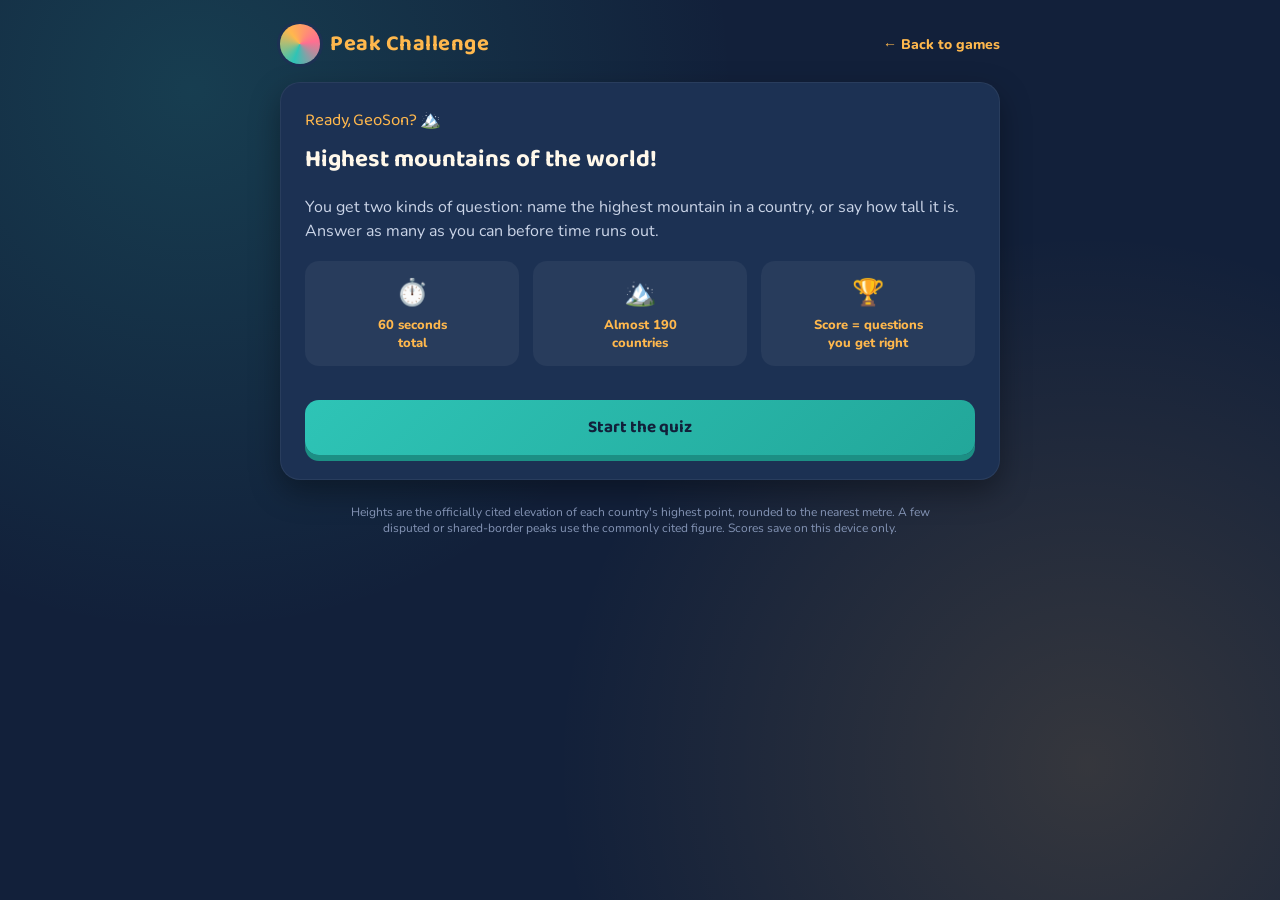
<file: mountain-quiz.html>
<!DOCTYPE html>
<html lang="en">
<head>
<meta charset="UTF-8">
<meta name="viewport" content="width=device-width, initial-scale=1.0">
<title>Peak Challenge — Highest Mountains</title>
<link rel="preconnect" href="https://fonts.googleapis.com">
<link href="https://fonts.googleapis.com/css2?family=Baloo+2:wght@500;700;800&family=Nunito:wght@400;600;800&display=swap" rel="stylesheet">
<link rel="stylesheet" href="stats.css">
<style>
  :root{
    --navy:#12203A;
    --navy-light:#1C3153;
    --cream:#FFF8EA;
    --gold:#FFB84D;
    --teal:#2EC4B6;
    --pink:#FF6F91;
    --ink:#152238;
    --good:#3DCC7C;
    --bad:#FF5D5D;
  }
  *{box-sizing:border-box;}
  body{
    margin:0;
    min-height:100vh;
    background:
      radial-gradient(circle at 15% 10%, rgba(46,196,182,0.18), transparent 40%),
      radial-gradient(circle at 85% 85%, rgba(255,184,77,0.15), transparent 40%),
      var(--navy);
    font-family:'Nunito',sans-serif;
    color:var(--cream);
    display:flex;
    flex-direction:column;
    align-items:center;
    padding:24px 16px 60px;
  }
  h1,h2,h3{font-family:'Baloo 2',sans-serif;margin:0;}
  a{color:var(--gold);}
  .top-nav{width:100%;max-width:720px;display:flex;justify-content:space-between;align-items:center;margin-bottom:18px;}
  .top-nav a{text-decoration:none;font-weight:800;font-size:14px;}
  .brand{display:flex;align-items:center;gap:10px;}
  .brand-badge{
    width:40px;height:40px;border-radius:50%;
    background:conic-gradient(from 200deg, var(--teal), var(--gold), var(--pink), var(--teal));
    box-shadow:0 0 0 3px var(--navy-light);
  }
  .brand h1{font-size:22px;color:var(--gold);letter-spacing:0.5px;}

  .card{
    width:100%;max-width:720px;
    background:var(--navy-light);
    border-radius:20px;
    padding:24px;
    box-shadow:0 12px 30px rgba(0,0,0,0.35);
    border:1px solid rgba(255,255,255,0.06);
  }

  #start-screen p{font-size:16px;line-height:1.5;color:#CBD5E8;}
  #start-screen .rules{display:flex;gap:14px;flex-wrap:wrap;margin:18px 0;}
  #start-screen .rule{
    flex:1;min-width:150px;
    background:rgba(255,255,255,0.05);
    border-radius:14px;
    padding:14px;
    text-align:center;
  }
  #start-screen .rule .emoji{font-size:26px;}
  #start-screen .rule .label{font-weight:800;font-size:13px;margin-top:6px;color:var(--gold);}
  #start-greeting{font-family:'Baloo 2',sans-serif;font-size:17px;color:var(--gold);margin-bottom:6px;}

  input[type=text]{
    width:100%;padding:12px 14px;border-radius:12px;border:none;
    font-family:'Nunito',sans-serif;font-size:16px;font-weight:600;
    background:var(--cream);color:var(--ink);
  }
  button{
    font-family:'Baloo 2',sans-serif;
    cursor:pointer;
    border:none;
    border-radius:14px;
    font-weight:700;
  }
  .btn-primary{
    background:linear-gradient(135deg,var(--teal),#22A79A);
    color:var(--navy);
    padding:14px 22px;
    font-size:17px;
    width:100%;
    margin-top:16px;
    box-shadow:0 6px 0 #1C8F84;
    transition:transform .05s ease;
  }
  .btn-primary:active{transform:translateY(4px);box-shadow:0 2px 0 #1C8F84;}

  #game-screen{display:none;}
  .hud{display:flex;justify-content:space-between;align-items:center;margin-bottom:14px;}
  .hud .pill{
    background:rgba(255,255,255,0.08);
    padding:6px 14px;border-radius:999px;font-weight:800;font-size:14px;
  }
  .hud .timer{
    font-size:26px;font-weight:800;color:var(--gold);
    min-width:60px;text-align:right;
  }
  .timer.warn{color:var(--bad);}
  #timer-bar-track{height:6px;border-radius:6px;background:rgba(255,255,255,0.1);overflow:hidden;margin-bottom:18px;}
  #timer-bar{height:100%;background:linear-gradient(90deg,var(--teal),var(--gold));width:100%;}

  #peak-visual{
    background:var(--cream);
    border-radius:16px;
    height:150px;
    display:flex;align-items:center;justify-content:center;
    margin-bottom:18px;
    font-size:64px;
  }

  .prompt{text-align:center;font-size:16px;color:#CBD5E8;font-weight:700;margin-bottom:6px;line-height:1.4;}
  .country-name{text-align:center;font-family:'Baloo 2',sans-serif;font-size:26px;color:var(--gold);margin-bottom:16px;}

  .answers{display:grid;grid-template-columns:1fr 1fr;gap:12px;}
  .answer-btn{
    background:rgba(255,255,255,0.06);
    color:var(--cream);
    border:2px solid rgba(255,255,255,0.12);
    padding:16px 10px;
    font-size:15px;
    text-align:center;
  }
  .answer-btn:hover{border-color:var(--teal);}
  .answer-btn.correct{background:var(--good);color:var(--ink);border-color:var(--good);}
  .answer-btn.wrong{background:var(--bad);color:#fff;border-color:var(--bad);}
  .answer-btn:disabled{cursor:default;}

  #feedback{text-align:center;font-weight:800;margin-top:14px;min-height:22px;font-size:15px;}

  #results-screen{display:none;text-align:center;}
  #results-screen .score-big{font-family:'Baloo 2',sans-serif;font-size:52px;color:var(--gold);margin:6px 0;}
  #results-screen p{color:#CBD5E8;}
  #results-message{font-family:'Baloo 2',sans-serif;font-size:17px;color:var(--cream);margin-top:2px;}
  #category-breakdown{text-align:left;margin-top:22px;}
  #category-breakdown h3{text-align:center;}
  #name-form{display:flex;gap:10px;margin-top:18px;}
  #name-form input{flex:1;}
  #name-form button{padding:0 18px;background:var(--pink);color:#fff;}

  table{width:100%;border-collapse:collapse;margin-top:16px;}
  th,td{padding:10px;text-align:left;border-bottom:1px solid rgba(255,255,255,0.08);}
  th{color:var(--gold);font-family:'Baloo 2',sans-serif;font-size:14px;}
  td{font-weight:600;}
  tr:first-child td{color:var(--gold);font-weight:800;}

  .footer-note{font-size:12px;color:#8494B5;margin-top:24px;text-align:center;max-width:600px;}
</style>
</head>
<body>

<div class="top-nav">
  <div class="brand">
    <div class="brand-badge"></div>
    <h1>Peak Challenge</h1>
  </div>
  <a href="index.html">&larr; Back to games</a>
</div>

<div class="card" id="start-screen">
  <div id="start-greeting"></div>
  <h2>Highest mountains of the world!</h2>
  <p>You get two kinds of question: name the highest mountain in a country, or say how tall it is. Answer as many as you can before time runs out.</p>
  <div class="rules">
    <div class="rule"><div class="emoji">⏱️</div><div class="label">60 seconds<br>total</div></div>
    <div class="rule"><div class="emoji">🏔️</div><div class="label">Almost 190<br>countries</div></div>
    <div class="rule"><div class="emoji">🏆</div><div class="label">Score = questions<br>you get right</div></div>
  </div>
  <button class="btn-primary" id="start-btn">Start the quiz</button>
</div>

<div class="card" id="game-screen">
  <div class="hud">
    <span class="pill" id="score-pill">Correct: 0</span>
    <span class="timer" id="timer-display">60</span>
  </div>
  <div id="timer-bar-track"><div id="timer-bar"></div></div>
  <div id="peak-visual">🏔️</div>
  <div class="prompt" id="question-prompt">Question</div>
  <div class="country-name" id="question-subject">—</div>
  <div class="answers" id="answers"></div>
  <div id="feedback"></div>
</div>

<div class="card" id="results-screen">
  <h2>Time's up!</h2>
  <p>Questions answered correctly:</p>
  <div class="score-big" id="final-score">0</div>
  <div id="results-message"></div>
  <div id="category-breakdown">
    <h3 style="margin-top:22px;">How you did, by region</h3>
    <div id="category-chart"></div>
  </div>
  <form id="name-form">
    <input type="text" id="player-name" placeholder="Enter your name" maxlength="18" required>
    <button type="submit">Save score</button>
  </form>
  <h3 style="margin-top:26px;">Top scores</h3>
  <table id="leaderboard"><tbody></tbody></table>
  <button class="btn-primary" id="play-again-btn">Play again</button>
</div>

<p class="footer-note">Heights are the officially cited elevation of each country's highest point, rounded to the nearest metre. A few disputed or shared-border peaks use the commonly cited figure. Scores save on this device only.</p>

<script src="stats.js"></script>
<script>
/* ---------- Mountain data: highest point of most of the world's countries ---------- */
/* height in metres. region is used to pick sensible wrong-answer mountain names. */
const PEAKS = [
{country:"France",mountain:"Mont Blanc",height:4805,region:"Europe"},
{country:"Italy",mountain:"Mont Blanc",height:4805,region:"Europe"},
{country:"Switzerland",mountain:"Dufourspitze (Monte Rosa)",height:4634,region:"Europe"},
{country:"Germany",mountain:"Zugspitze",height:2962,region:"Europe"},
{country:"Austria",mountain:"Grossglockner",height:3798,region:"Europe"},
{country:"Spain",mountain:"Teide",height:3715,region:"Europe"},
{country:"Portugal",mountain:"Mount Pico",height:2351,region:"Europe"},
{country:"United Kingdom",mountain:"Ben Nevis",height:1345,region:"Europe"},
{country:"Ireland",mountain:"Carrauntoohil",height:1038,region:"Europe"},
{country:"Norway",mountain:"Galdhøpiggen",height:2469,region:"Europe"},
{country:"Sweden",mountain:"Kebnekaise",height:2097,region:"Europe"},
{country:"Finland",mountain:"Halti",height:1324,region:"Europe"},
{country:"Denmark",mountain:"Møllehøj",height:171,region:"Europe"},
{country:"Netherlands",mountain:"Vaalserberg",height:323,region:"Europe"},
{country:"Belgium",mountain:"Signal de Botrange",height:694,region:"Europe"},
{country:"Poland",mountain:"Rysy",height:2499,region:"Europe"},
{country:"Czechia",mountain:"Sněžka",height:1603,region:"Europe"},
{country:"Slovakia",mountain:"Gerlachovský štít",height:2655,region:"Europe"},
{country:"Hungary",mountain:"Kékes",height:1014,region:"Europe"},
{country:"Romania",mountain:"Moldoveanu Peak",height:2544,region:"Europe"},
{country:"Bulgaria",mountain:"Musala",height:2925,region:"Europe"},
{country:"Greece",mountain:"Mount Olympus",height:2917,region:"Europe"},
{country:"Albania",mountain:"Korab",height:2764,region:"Europe"},
{country:"North Macedonia",mountain:"Golem Korab",height:2764,region:"Europe"},
{country:"Serbia",mountain:"Midžor",height:2169,region:"Europe"},
{country:"Bosnia and Herzegovina",mountain:"Maglić",height:2386,region:"Europe"},
{country:"Croatia",mountain:"Dinara",height:1831,region:"Europe"},
{country:"Slovenia",mountain:"Triglav",height:2864,region:"Europe"},
{country:"Montenegro",mountain:"Zla Kolata",height:2534,region:"Europe"},
{country:"Iceland",mountain:"Hvannadalshnúkur",height:2110,region:"Europe"},
{country:"Estonia",mountain:"Suur Munamägi",height:318,region:"Europe"},
{country:"Latvia",mountain:"Gaiziņkalns",height:312,region:"Europe"},
{country:"Lithuania",mountain:"Aukštojas Hill",height:294,region:"Europe"},
{country:"Belarus",mountain:"Dzyarzhynskaya Hara",height:345,region:"Europe"},
{country:"Ukraine",mountain:"Hoverla",height:2061,region:"Europe"},
{country:"Moldova",mountain:"Bălănești Hill",height:430,region:"Europe"},
{country:"Russia",mountain:"Mount Elbrus",height:5642,region:"Europe"},
{country:"Cyprus",mountain:"Mount Olympus (Troodos)",height:1952,region:"Europe"},
{country:"Malta",mountain:"Ta' Dmejrek",height:253,region:"Europe"},
{country:"Luxembourg",mountain:"Kneiff",height:560,region:"Europe"},
{country:"Monaco",mountain:"Chemin des Révoires",height:161,region:"Europe"},
{country:"Liechtenstein",mountain:"Grauspitz",height:2599,region:"Europe"},
{country:"San Marino",mountain:"Monte Titano",height:749,region:"Europe"},
{country:"Andorra",mountain:"Coma Pedrosa",height:2942,region:"Europe"},
{country:"China",mountain:"Mount Everest",height:8849,region:"Asia"},
{country:"Nepal",mountain:"Mount Everest",height:8849,region:"Asia"},
{country:"India",mountain:"Kangchenjunga",height:8586,region:"Asia"},
{country:"Pakistan",mountain:"K2",height:8611,region:"Asia"},
{country:"Bhutan",mountain:"Gangkhar Puensum",height:7570,region:"Asia"},
{country:"Bangladesh",mountain:"Saka Haphong",height:1052,region:"Asia"},
{country:"Myanmar",mountain:"Hkakabo Razi",height:5881,region:"Asia"},
{country:"Sri Lanka",mountain:"Pidurutalagala",height:2524,region:"Asia"},
{country:"Afghanistan",mountain:"Noshaq",height:7492,region:"Asia"},
{country:"Iran",mountain:"Mount Damavand",height:5610,region:"Asia"},
{country:"Iraq",mountain:"Cheekha Dar",height:3611,region:"Asia"},
{country:"Kuwait",mountain:"Mutla Ridge",height:306,region:"Asia"},
{country:"Saudi Arabia",mountain:"Jabal Sawda",height:3133,region:"Asia"},
{country:"Yemen",mountain:"Jabal An-Nabi Shu'ayb",height:3666,region:"Asia"},
{country:"Oman",mountain:"Jabal Shams",height:3009,region:"Asia"},
{country:"United Arab Emirates",mountain:"Jabal Jais",height:1934,region:"Asia"},
{country:"Qatar",mountain:"Qurayn Abu al Bawl",height:103,region:"Asia"},
{country:"Bahrain",mountain:"Jabal ad Dukhan",height:134,region:"Asia"},
{country:"Jordan",mountain:"Jabal Umm al Dami",height:1854,region:"Asia"},
{country:"Israel",mountain:"Mount Meron",height:1208,region:"Asia"},
{country:"Lebanon",mountain:"Qurnat as Sawda",height:3088,region:"Asia"},
{country:"Syria",mountain:"Mount Hermon",height:2814,region:"Asia"},
{country:"Turkey",mountain:"Mount Ararat",height:5137,region:"Asia"},
{country:"Armenia",mountain:"Mount Aragats",height:4090,region:"Asia"},
{country:"Azerbaijan",mountain:"Bazardüzü",height:4466,region:"Asia"},
{country:"Georgia",mountain:"Mount Shkhara",height:5193,region:"Asia"},
{country:"Kazakhstan",mountain:"Khan Tengri",height:7010,region:"Asia"},
{country:"Kyrgyzstan",mountain:"Jengish Chokusu",height:7439,region:"Asia"},
{country:"Tajikistan",mountain:"Ismoil Somoni Peak",height:7495,region:"Asia"},
{country:"Turkmenistan",mountain:"Ayrybaba",height:3139,region:"Asia"},
{country:"Uzbekistan",mountain:"Khazret Sultan",height:4643,region:"Asia"},
{country:"Mongolia",mountain:"Khüiten Peak",height:4374,region:"Asia"},
{country:"North Korea",mountain:"Paektu Mountain",height:2744,region:"Asia"},
{country:"South Korea",mountain:"Hallasan",height:1947,region:"Asia"},
{country:"Japan",mountain:"Mount Fuji",height:3776,region:"Asia"},
{country:"Vietnam",mountain:"Fansipan",height:3147,region:"Asia"},
{country:"Laos",mountain:"Phou Bia",height:2819,region:"Asia"},
{country:"Cambodia",mountain:"Phnom Aural",height:1810,region:"Asia"},
{country:"Thailand",mountain:"Doi Inthanon",height:2565,region:"Asia"},
{country:"Malaysia",mountain:"Mount Kinabalu",height:4095,region:"Asia"},
{country:"Indonesia",mountain:"Puncak Jaya",height:4884,region:"Asia"},
{country:"Philippines",mountain:"Mount Apo",height:2954,region:"Asia"},
{country:"Singapore",mountain:"Bukit Timah Hill",height:164,region:"Asia"},
{country:"Brunei",mountain:"Bukit Pagon",height:1850,region:"Asia"},
{country:"Timor-Leste",mountain:"Mount Ramelau",height:2986,region:"Asia"},
{country:"Papua New Guinea",mountain:"Mount Wilhelm",height:4509,region:"Oceania"},
{country:"Maldives",mountain:"Mount Villingili",height:5,region:"Asia"},
{country:"Tanzania",mountain:"Mount Kilimanjaro",height:5895,region:"Africa"},
{country:"Kenya",mountain:"Mount Kenya",height:5199,region:"Africa"},
{country:"Uganda",mountain:"Margherita Peak",height:5109,region:"Africa"},
{country:"DR Congo",mountain:"Margherita Peak",height:5109,region:"Africa"},
{country:"Ethiopia",mountain:"Ras Dashen",height:4550,region:"Africa"},
{country:"Eritrea",mountain:"Amba Soira",height:3018,region:"Africa"},
{country:"Somalia",mountain:"Shimbiris",height:2416,region:"Africa"},
{country:"South Sudan",mountain:"Kinyeti",height:3187,region:"Africa"},
{country:"Sudan",mountain:"Jabal Marra",height:3042,region:"Africa"},
{country:"Egypt",mountain:"Mount Catherine",height:2629,region:"Africa"},
{country:"Libya",mountain:"Bikku Bitti",height:2267,region:"Africa"},
{country:"Tunisia",mountain:"Jebel ech Chambi",height:1544,region:"Africa"},
{country:"Algeria",mountain:"Mount Tahat",height:2908,region:"Africa"},
{country:"Morocco",mountain:"Toubkal",height:4167,region:"Africa"},
{country:"Mauritania",mountain:"Kediet ej Jill",height:915,region:"Africa"},
{country:"Mali",mountain:"Hombori Tondo",height:1155,region:"Africa"},
{country:"Niger",mountain:"Mont Idoukal-n-Taghès",height:2022,region:"Africa"},
{country:"Chad",mountain:"Emi Koussi",height:3445,region:"Africa"},
{country:"Nigeria",mountain:"Chappal Waddi",height:2419,region:"Africa"},
{country:"Cameroon",mountain:"Mount Cameroon",height:4040,region:"Africa"},
{country:"Central African Republic",mountain:"Mont Ngaoui",height:1420,region:"Africa"},
{country:"Gabon",mountain:"Mont Bengoué",height:1070,region:"Africa"},
{country:"Congo",mountain:"Mont Berongou",height:903,region:"Africa"},
{country:"Equatorial Guinea",mountain:"Pico Basilé",height:3012,region:"Africa"},
{country:"Ghana",mountain:"Mount Afadja",height:885,region:"Africa"},
{country:"Ivory Coast",mountain:"Mount Nimba",height:1752,region:"Africa"},
{country:"Guinea",mountain:"Mount Nimba",height:1752,region:"Africa"},
{country:"Liberia",mountain:"Mount Wuteve",height:1440,region:"Africa"},
{country:"Sierra Leone",mountain:"Mount Bintumani",height:1945,region:"Africa"},
{country:"Senegal",mountain:"Nepen Diakha",height:648,region:"Africa"},
{country:"Togo",mountain:"Mont Agou",height:986,region:"Africa"},
{country:"Benin",mountain:"Mont Sokbaro",height:658,region:"Africa"},
{country:"Burkina Faso",mountain:"Ténakourou",height:749,region:"Africa"},
{country:"Zambia",mountain:"Mafinga Hills",height:2339,region:"Africa"},
{country:"Zimbabwe",mountain:"Mount Nyangani",height:2592,region:"Africa"},
{country:"Mozambique",mountain:"Monte Binga",height:2436,region:"Africa"},
{country:"Malawi",mountain:"Sapitwa Peak",height:3002,region:"Africa"},
{country:"Angola",mountain:"Mount Moco",height:2620,region:"Africa"},
{country:"Namibia",mountain:"Brandberg (Königstein)",height:2606,region:"Africa"},
{country:"Botswana",mountain:"Otse Hill",height:1494,region:"Africa"},
{country:"South Africa",mountain:"Mafadi",height:3450,region:"Africa"},
{country:"Lesotho",mountain:"Thabana Ntlenyana",height:3482,region:"Africa"},
{country:"Eswatini",mountain:"Emlembe",height:1862,region:"Africa"},
{country:"Madagascar",mountain:"Maromokotro",height:2876,region:"Africa"},
{country:"Comoros",mountain:"Mount Karthala",height:2361,region:"Africa"},
{country:"Seychelles",mountain:"Morne Seychellois",height:905,region:"Africa"},
{country:"Mauritius",mountain:"Piton de la Petite Rivière Noire",height:828,region:"Africa"},
{country:"Cape Verde",mountain:"Pico do Fogo",height:2829,region:"Africa"},
{country:"Sao Tome and Principe",mountain:"Pico de São Tomé",height:2024,region:"Africa"},
{country:"Djibouti",mountain:"Moussa Ali",height:2028,region:"Africa"},
{country:"Burundi",mountain:"Mount Heha",height:2685,region:"Africa"},
{country:"Rwanda",mountain:"Mount Karisimbi",height:4507,region:"Africa"},
{country:"United States",mountain:"Denali",height:6190,region:"Americas"},
{country:"Canada",mountain:"Mount Logan",height:5959,region:"Americas"},
{country:"Mexico",mountain:"Pico de Orizaba",height:5636,region:"Americas"},
{country:"Guatemala",mountain:"Volcán Tajumulco",height:4220,region:"Americas"},
{country:"Belize",mountain:"Doyle's Delight",height:1124,region:"Americas"},
{country:"Honduras",mountain:"Cerro Las Minas",height:2870,region:"Americas"},
{country:"El Salvador",mountain:"Cerro El Pital",height:2730,region:"Americas"},
{country:"Nicaragua",mountain:"Mogotón",height:2107,region:"Americas"},
{country:"Costa Rica",mountain:"Cerro Chirripó",height:3820,region:"Americas"},
{country:"Panama",mountain:"Volcán Barú",height:3474,region:"Americas"},
{country:"Cuba",mountain:"Pico Turquino",height:1974,region:"Americas"},
{country:"Jamaica",mountain:"Blue Mountain Peak",height:2256,region:"Americas"},
{country:"Haiti",mountain:"Pic la Selle",height:2680,region:"Americas"},
{country:"Dominican Republic",mountain:"Pico Duarte",height:3098,region:"Americas"},
{country:"Bahamas",mountain:"Mount Alvernia",height:63,region:"Americas"},
{country:"Trinidad and Tobago",mountain:"El Cerro del Aripo",height:940,region:"Americas"},
{country:"Barbados",mountain:"Mount Hillaby",height:340,region:"Americas"},
{country:"Colombia",mountain:"Pico Cristóbal Colón",height:5730,region:"Americas"},
{country:"Venezuela",mountain:"Pico Bolívar",height:4978,region:"Americas"},
{country:"Guyana",mountain:"Mount Roraima",height:2810,region:"Americas"},
{country:"Suriname",mountain:"Julianatop",height:1286,region:"Americas"},
{country:"Brazil",mountain:"Pico da Neblina",height:2995,region:"Americas"},
{country:"Ecuador",mountain:"Chimborazo",height:6263,region:"Americas"},
{country:"Peru",mountain:"Huascarán",height:6768,region:"Americas"},
{country:"Bolivia",mountain:"Nevado Sajama",height:6542,region:"Americas"},
{country:"Chile",mountain:"Ojos del Salado",height:6893,region:"Americas"},
{country:"Argentina",mountain:"Aconcagua",height:6961,region:"Americas"},
{country:"Paraguay",mountain:"Cerro Tres Kandú",height:842,region:"Americas"},
{country:"Uruguay",mountain:"Cerro Catedral",height:514,region:"Americas"},
{country:"Australia",mountain:"Mount Kosciuszko",height:2228,region:"Oceania"},
{country:"New Zealand",mountain:"Aoraki / Mount Cook",height:3724,region:"Oceania"},
{country:"Fiji",mountain:"Tomanivi",height:1324,region:"Oceania"},
{country:"Solomon Islands",mountain:"Mount Popomanaseu",height:2335,region:"Oceania"},
{country:"Vanuatu",mountain:"Mount Tabwemasana",height:1879,region:"Oceania"},
{country:"Samoa",mountain:"Mount Silisili",height:1858,region:"Oceania"},
{country:"Tonga",mountain:"Kao Island",height:1030,region:"Oceania"},
{country:"Kiribati",mountain:"Banaba highpoint",height:81,region:"Oceania"},
{country:"Tuvalu",mountain:"Niulakita highpoint",height:5,region:"Oceania"},
{country:"Nauru",mountain:"Command Ridge",height:71,region:"Oceania"},
{country:"Palau",mountain:"Mount Ngerchelchuus",height:242,region:"Oceania"},
{country:"Marshall Islands",mountain:"Likiep highpoint",height:10,region:"Oceania"},
{country:"Micronesia",mountain:"Nanlaud",height:782,region:"Oceania"},
];

const GAME_SECONDS = 60;
const LEADERBOARD_SIZE = 10;

/* ================= SUPABASE CONFIG =================
   Paste your Supabase project URL and anon public key below.
   Find them in Supabase: Settings -> API.
   This is the SAME URL and key in all three game files. */
const SUPABASE_URL = "https://hucnucpfyjltlhmvprso.supabase.co";
const SUPABASE_ANON_KEY = "eyJhbGciOiJIUzI1NiIsInR5cCI6IkpXVCJ9.eyJpc3MiOiJzdXBhYmFzZSIsInJlZiI6Imh1Y251Y3BmeWpsdGxobXZwcnNvIiwicm9sZSI6ImFub24iLCJpYXQiOjE3ODgwMDgzNjEsImV4cCI6MjEwMzU4NDM2MX0.DSjLCkiUWB47wVd4wnW_2RvWFoISbH80JI9ukB1bBdg";
const GAME_ID = "mountain-peaks";
/* ==================================================== */

let questionQueue = [];
let queuePos = 0;
let correctCount = 0;
let answeredCount = 0;
let timeLeft = GAME_SECONDS;
let timerHandle = null;
let answered = false;
let gameRunning = false;
let currentRegion = "";
let categoryStats = {};

const startScreen = document.getElementById("start-screen");
const gameScreen = document.getElementById("game-screen");
const resultsScreen = document.getElementById("results-screen");
const startBtn = document.getElementById("start-btn");
const scorePillEl = document.getElementById("score-pill");
const timerDisplay = document.getElementById("timer-display");
const timerBar = document.getElementById("timer-bar");
const promptEl = document.getElementById("question-prompt");
const subjectEl = document.getElementById("question-subject");
const answersEl = document.getElementById("answers");
const feedbackEl = document.getElementById("feedback");
const finalScoreEl = document.getElementById("final-score");
const nameForm = document.getElementById("name-form");
const playerNameInput = document.getElementById("player-name");
const leaderboardBody = document.querySelector("#leaderboard tbody");
const playAgainBtn = document.getElementById("play-again-btn");
const startGreetingEl = document.getElementById("start-greeting");
const resultsMessageEl = document.getElementById("results-message");
const categoryChartEl = document.getElementById("category-chart");

if (startGreetingEl) startGreetingEl.textContent = `Ready, ${GZ.randomNickname()}? 🏔️`;

startBtn.addEventListener("click", startGame);
playAgainBtn.addEventListener("click", () => {
  resultsScreen.style.display = "none";
  startScreen.style.display = "block";
  if (startGreetingEl) startGreetingEl.textContent = `Go again, ${GZ.randomNickname()}? 🏔️`;
});
nameForm.addEventListener("submit", async (e) => {
  e.preventDefault();
  const name = playerNameInput.value.trim();
  if (!name) return;
  await saveScore(name, correctCount);
  await renderLeaderboard();
  nameForm.style.display = "none";
});

function startGame() {
  questionQueue = buildQuestionQueue();
  queuePos = 0;
  correctCount = 0;
  answeredCount = 0;
  categoryStats = {};
  gameRunning = true;
  nameForm.style.display = "flex";
  nameForm.reset && nameForm.reset();

  startScreen.style.display = "none";
  gameScreen.style.display = "block";
  scorePillEl.textContent = "Correct: 0";

  startOverallTimer();
  loadQuestion();
}

function shuffle(arr) {
  const a = [...arr];
  for (let i = a.length - 1; i > 0; i--) {
    const j = Math.floor(Math.random() * (i + 1));
    [a[i], a[j]] = [a[j], a[i]];
  }
  return a;
}

/* Build a shuffled queue mixing both question types across every country */
function buildQuestionQueue() {
  const queue = [];
  PEAKS.forEach(p => {
    queue.push({ type: "name", peak: p });
    queue.push({ type: "height", peak: p });
  });
  return shuffle(queue);
}

function startOverallTimer() {
  clearInterval(timerHandle);
  timeLeft = GAME_SECONDS;
  timerDisplay.textContent = timeLeft;
  timerDisplay.classList.remove("warn");
  timerBar.style.transition = "none";
  timerBar.style.width = "100%";
  requestAnimationFrame(() => {
    timerBar.style.transition = `width ${GAME_SECONDS}s linear`;
    timerBar.style.width = "0%";
  });

  timerHandle = setInterval(() => {
    timeLeft--;
    timerDisplay.textContent = Math.max(timeLeft, 0);
    if (timeLeft <= 10) timerDisplay.classList.add("warn");
    if (timeLeft <= 0) {
      clearInterval(timerHandle);
      endGame();
    }
  }, 1000);
}

function loadQuestion() {
  if (!gameRunning) return;
  answered = false;
  feedbackEl.textContent = "";

  if (queuePos >= questionQueue.length) {
    questionQueue = buildQuestionQueue();
    queuePos = 0;
  }
  const q = questionQueue[queuePos];
  const p = q.peak;
  currentRegion = p.region || "World";

  let options, correctAnswer;
  if (q.type === "name") {
    promptEl.textContent = "What is the highest mountain in...";
    subjectEl.textContent = p.country;
    correctAnswer = p.mountain;
    options = shuffle([p.mountain, ...pickMountainDistractors(p, 3)]);
  } else {
    promptEl.textContent = `How tall is ${p.mountain}, the highest point in...`;
    subjectEl.textContent = p.country;
    correctAnswer = formatHeight(p.height);
    options = shuffle([formatHeight(p.height), ...pickHeightDistractors(p, 3)]);
  }

  answersEl.innerHTML = "";
  options.forEach(opt => {
    const btn = document.createElement("button");
    btn.className = "answer-btn";
    btn.textContent = opt;
    btn.addEventListener("click", () => handleAnswer(btn, opt, correctAnswer));
    answersEl.appendChild(btn);
  });
}

function handleAnswer(btn, chosen, correct) {
  if (answered || !gameRunning) return;
  answered = true;
  Array.from(answersEl.children).forEach(b => b.disabled = true);

  if (!categoryStats[currentRegion]) categoryStats[currentRegion] = { correct: 0, total: 0 };
  categoryStats[currentRegion].total++;
  answeredCount++;

  if (chosen === correct) {
    btn.classList.add("correct");
    correctCount++;
    categoryStats[currentRegion].correct++;
    feedbackEl.textContent = "Correct!";
    feedbackEl.style.color = "var(--good)";
  } else {
    btn.classList.add("wrong");
    Array.from(answersEl.children).forEach(b => {
      if (b.textContent === correct) b.classList.add("correct");
    });
    feedbackEl.textContent = `The answer was ${correct}.`;
    feedbackEl.style.color = "var(--bad)";
  }
  scorePillEl.textContent = `Correct: ${correctCount}`;
  queuePos++;
  setTimeout(loadQuestion, 500);
}

function resultsMessageFor(nickname, score) {
  if (score >= 20) return `Incredible, ${nickname}! ${score} correct — you're on top of the world! 🏔️🏆`;
  if (score >= 10) return `Great climb, ${nickname}! ${score} correct. ⛰️`;
  if (score >= 1) return `Nice one, ${nickname}! ${score} correct. Have another go!`;
  return `That's alright, ${nickname} — everyone misses now and then. Try again!`;
}

function endGame() {
  gameRunning = false;
  gameScreen.style.display = "none";
  resultsScreen.style.display = "block";
  finalScoreEl.textContent = correctCount;
  playerNameInput.value = "";

  const nickname = GZ.randomNickname();
  if (resultsMessageEl) resultsMessageEl.textContent = resultsMessageFor(nickname, correctCount);
  if (categoryChartEl) GZ.renderCategoryChart(categoryChartEl, categoryStats);

  const { newBadges } = GZ.recordResult(GAME_ID, correctCount, answeredCount);
  GZ.announceBadges(newBadges);

  renderLeaderboard();
}

function formatHeight(m) {
  return m.toLocaleString("en-US") + " m";
}

/* Wrong mountain names: prefer same region, avoid the same mountain name (shared peaks) */
function pickMountainDistractors(peak, count) {
  const picks = [];
  const sameRegion = shuffle(
    PEAKS.filter(p => p.mountain !== peak.mountain && p.region === peak.region)
  );
  for (const p of sameRegion) {
    if (picks.length >= count) break;
    if (!picks.includes(p.mountain)) picks.push(p.mountain);
  }
  if (picks.length < count) {
    const anyRegion = shuffle(PEAKS.filter(p => p.mountain !== peak.mountain));
    for (const p of anyRegion) {
      if (picks.length >= count) break;
      if (!picks.includes(p.mountain)) picks.push(p.mountain);
    }
  }
  return picks.slice(0, count);
}

/* Wrong heights: pick other real heights reasonably close in magnitude, formatted */
function pickHeightDistractors(peak, count) {
  const others = PEAKS
    .filter(p => p.height !== peak.height)
    .map(p => ({ h: p.height, d: Math.abs(p.height - peak.height) }))
    .sort((a, b) => a.d - b.d);

  const nearWindow = others.filter(o => o.d > 0).slice(0, 25);
  const picked = new Set();
  const result = [];
  const shuffledWindow = shuffle(nearWindow);
  for (const o of shuffledWindow) {
    if (result.length >= count) break;
    const label = formatHeight(o.h);
    if (!picked.has(label) && label !== formatHeight(peak.height)) {
      picked.add(label);
      result.push(label);
    }
  }
  return result;
}

function isSupabaseConfigured() {
  return SUPABASE_URL && SUPABASE_ANON_KEY &&
    !SUPABASE_URL.includes("PASTE_YOUR") && !SUPABASE_ANON_KEY.includes("PASTE_YOUR");
}

async function getLeaderboard() {
  if (!isSupabaseConfigured()) return [];
  try {
    const url = `${SUPABASE_URL}/rest/v1/leaderboard?game=eq.${GAME_ID}&select=player_name,score&order=score.desc&limit=${LEADERBOARD_SIZE}`;
    const res = await fetch(url, {
      headers: {
        "apikey": SUPABASE_ANON_KEY,
        "Authorization": `Bearer ${SUPABASE_ANON_KEY}`
      }
    });
    if (!res.ok) return [];
    const data = await res.json();
    return data.map(r => ({ name: r.player_name, points: r.score }));
  } catch (e) {
    console.error("Could not load leaderboard", e);
    return [];
  }
}

async function saveScore(name, points) {
  if (!isSupabaseConfigured()) return;
  try {
    await fetch(`${SUPABASE_URL}/rest/v1/leaderboard`, {
      method: "POST",
      headers: {
        "apikey": SUPABASE_ANON_KEY,
        "Authorization": `Bearer ${SUPABASE_ANON_KEY}`,
        "Content-Type": "application/json",
        "Prefer": "return=minimal"
      },
      body: JSON.stringify({ game: GAME_ID, player_name: name, score: points })
    });
  } catch (e) {
    console.error("Could not save score", e);
  }
}

async function renderLeaderboard() {
  if (!isSupabaseConfigured()) {
    leaderboardBody.innerHTML = "<tr><td colspan='3'>Leaderboard not set up yet.</td></tr>";
    return;
  }
  leaderboardBody.innerHTML = "<tr><td colspan='3'>Loading top scores...</td></tr>";
  const board = await getLeaderboard();
  leaderboardBody.innerHTML = "";
  if (board.length === 0) {
    leaderboardBody.innerHTML = "<tr><td colspan='3'>No scores yet. Be the first!</td></tr>";
    return;
  }
  const header = document.createElement("tr");
  header.innerHTML = "<th>#</th><th>Name</th><th>Score</th>";
  leaderboardBody.appendChild(header);
  board.forEach((entry, i) => {
    const row = document.createElement("tr");
    row.innerHTML = `<td>${i + 1}</td><td>${escapeHtml(entry.name)}</td><td>${entry.points}</td>`;
    leaderboardBody.appendChild(row);
  });
}

function escapeHtml(str) {
  const div = document.createElement("div");
  div.textContent = str;
  return div.innerHTML;
}
</script>
</body>
</html>
</file>
<file: stats.css>
/* ============================================================
   Shared components for George's Game Zone — badges, streaks,
   category charts and toast pop-ups. Loaded alongside stats.js
   on every page.
   ============================================================ */

.gz-toast {
  position: fixed;
  left: 50%;
  bottom: 26px;
  transform: translateX(-50%) translateY(16px);
  background: var(--navy-light, #1C3153);
  color: var(--gold, #FFB84D);
  border: 1px solid rgba(255, 184, 77, 0.4);
  padding: 12px 22px;
  border-radius: 14px;
  font-family: 'Baloo 2', sans-serif;
  font-weight: 700;
  font-size: 15px;
  box-shadow: 0 10px 26px rgba(0, 0, 0, 0.45);
  opacity: 0;
  pointer-events: none;
  transition: opacity .25s ease, transform .25s ease;
  z-index: 999;
  max-width: 88vw;
  text-align: center;
}
.gz-toast.show {
  opacity: 1;
  transform: translateX(-50%) translateY(0);
}

.gz-badges-grid {
  display: grid;
  grid-template-columns: repeat(auto-fill, minmax(92px, 1fr));
  gap: 10px;
  margin-top: 14px;
}
.gz-badge {
  background: rgba(255, 255, 255, 0.05);
  border-radius: 14px;
  padding: 12px 6px;
  text-align: center;
  border: 1px solid rgba(255, 255, 255, 0.07);
  transition: transform .15s ease;
}
.gz-badge.earned { border-color: rgba(255, 184, 77, 0.35); }
.gz-badge.locked { opacity: 0.42; }
.gz-badge-emoji { font-size: 24px; }
.gz-badge-name { font-size: 10.5px; font-weight: 800; margin-top: 6px; color: var(--cream, #FFF8EA); line-height: 1.25; }

.gz-streak-banner {
  display: inline-flex;
  align-items: center;
  gap: 8px;
  background: rgba(255, 184, 77, 0.12);
  border: 1px solid rgba(255, 184, 77, 0.3);
  padding: 8px 18px;
  border-radius: 999px;
  font-weight: 700;
  font-size: 14px;
  color: var(--cream, #FFF8EA);
}
.gz-flame { font-size: 18px; }

.gz-chart { margin-top: 10px; }
.gz-chart-row { display: flex; align-items: center; gap: 10px; margin-bottom: 9px; }
.gz-chart-label { width: 112px; font-size: 12px; font-weight: 700; color: #CBD5E8; flex-shrink: 0; text-align: right; }
.gz-chart-track { flex: 1; height: 14px; background: rgba(255, 255, 255, 0.08); border-radius: 8px; overflow: hidden; }
.gz-chart-fill { height: 100%; background: linear-gradient(90deg, var(--teal, #2EC4B6), var(--gold, #FFB84D)); border-radius: 8px; transition: width .7s ease; }
.gz-chart-value { width: 40px; font-size: 12px; font-weight: 800; color: var(--gold, #FFB84D); text-align: right; }

@media (max-width: 480px) {
  .gz-chart-label { width: 86px; font-size: 11px; }
}
</file>
